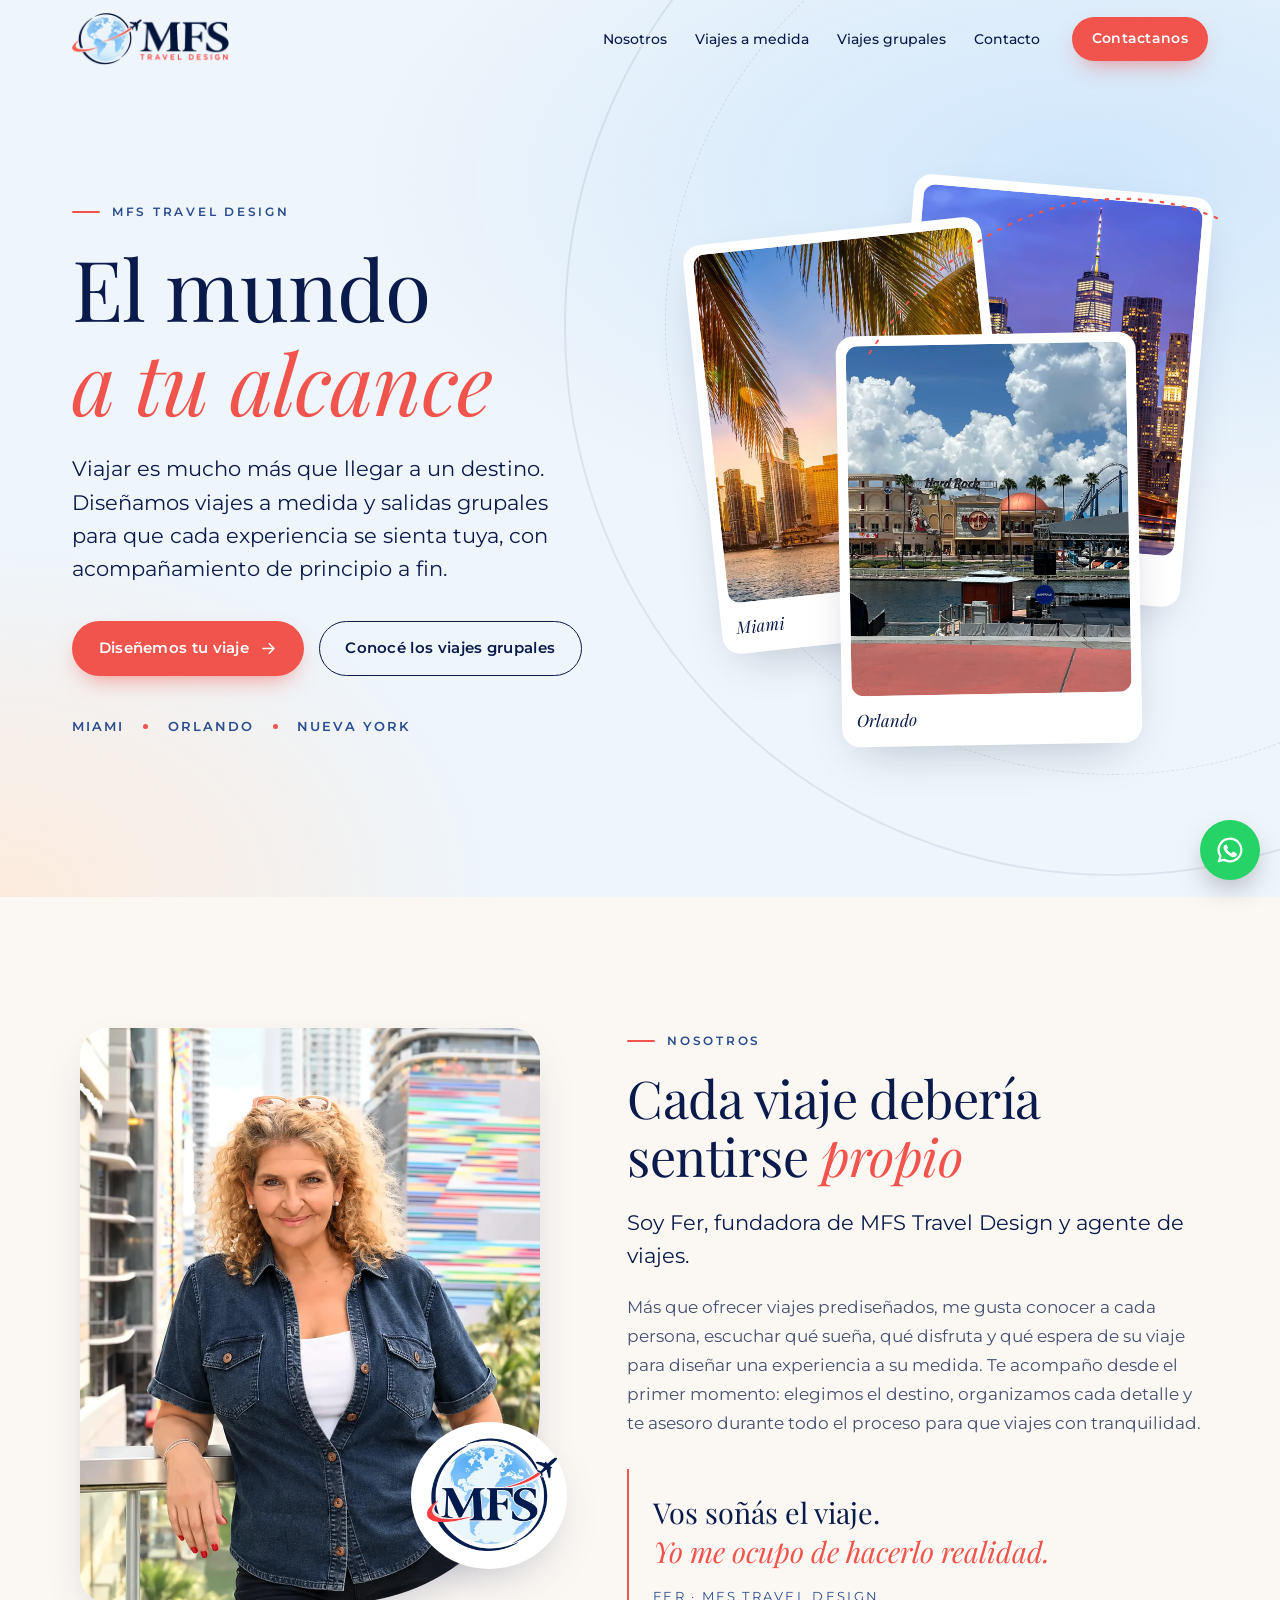
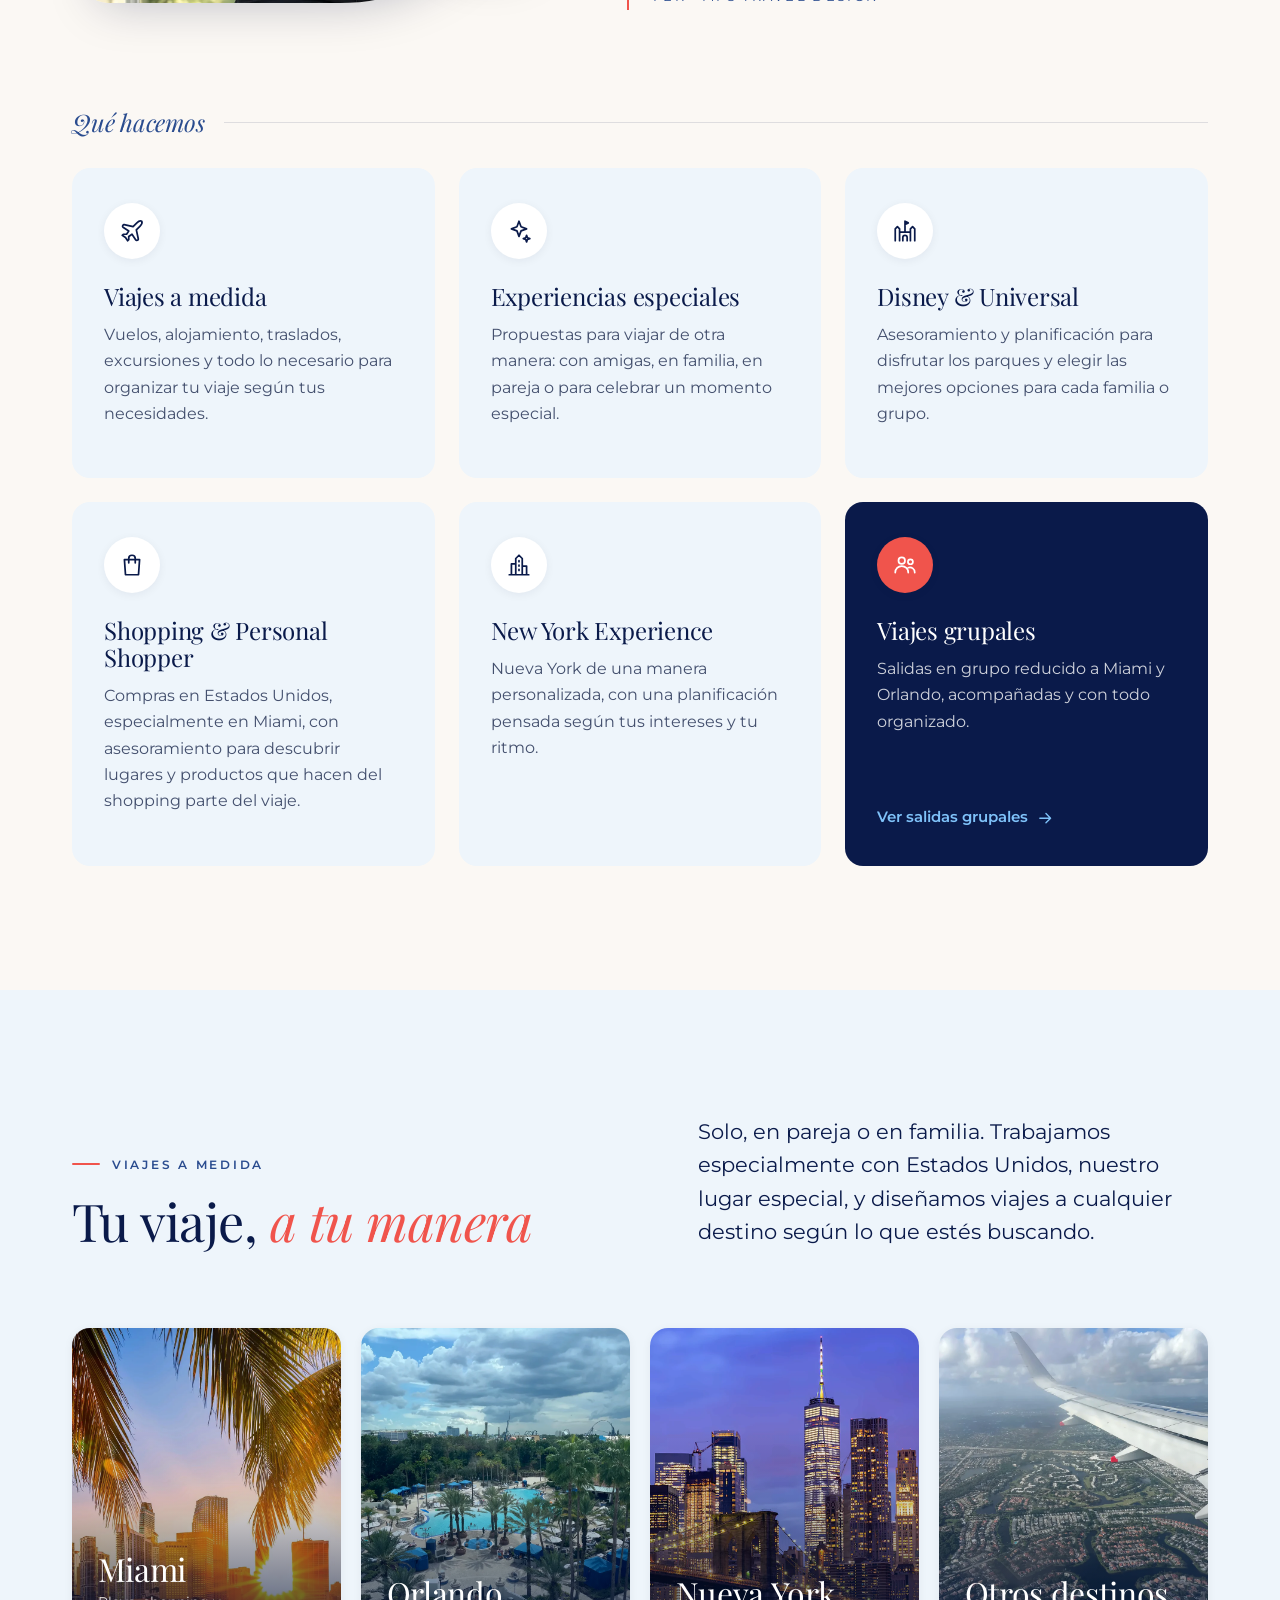
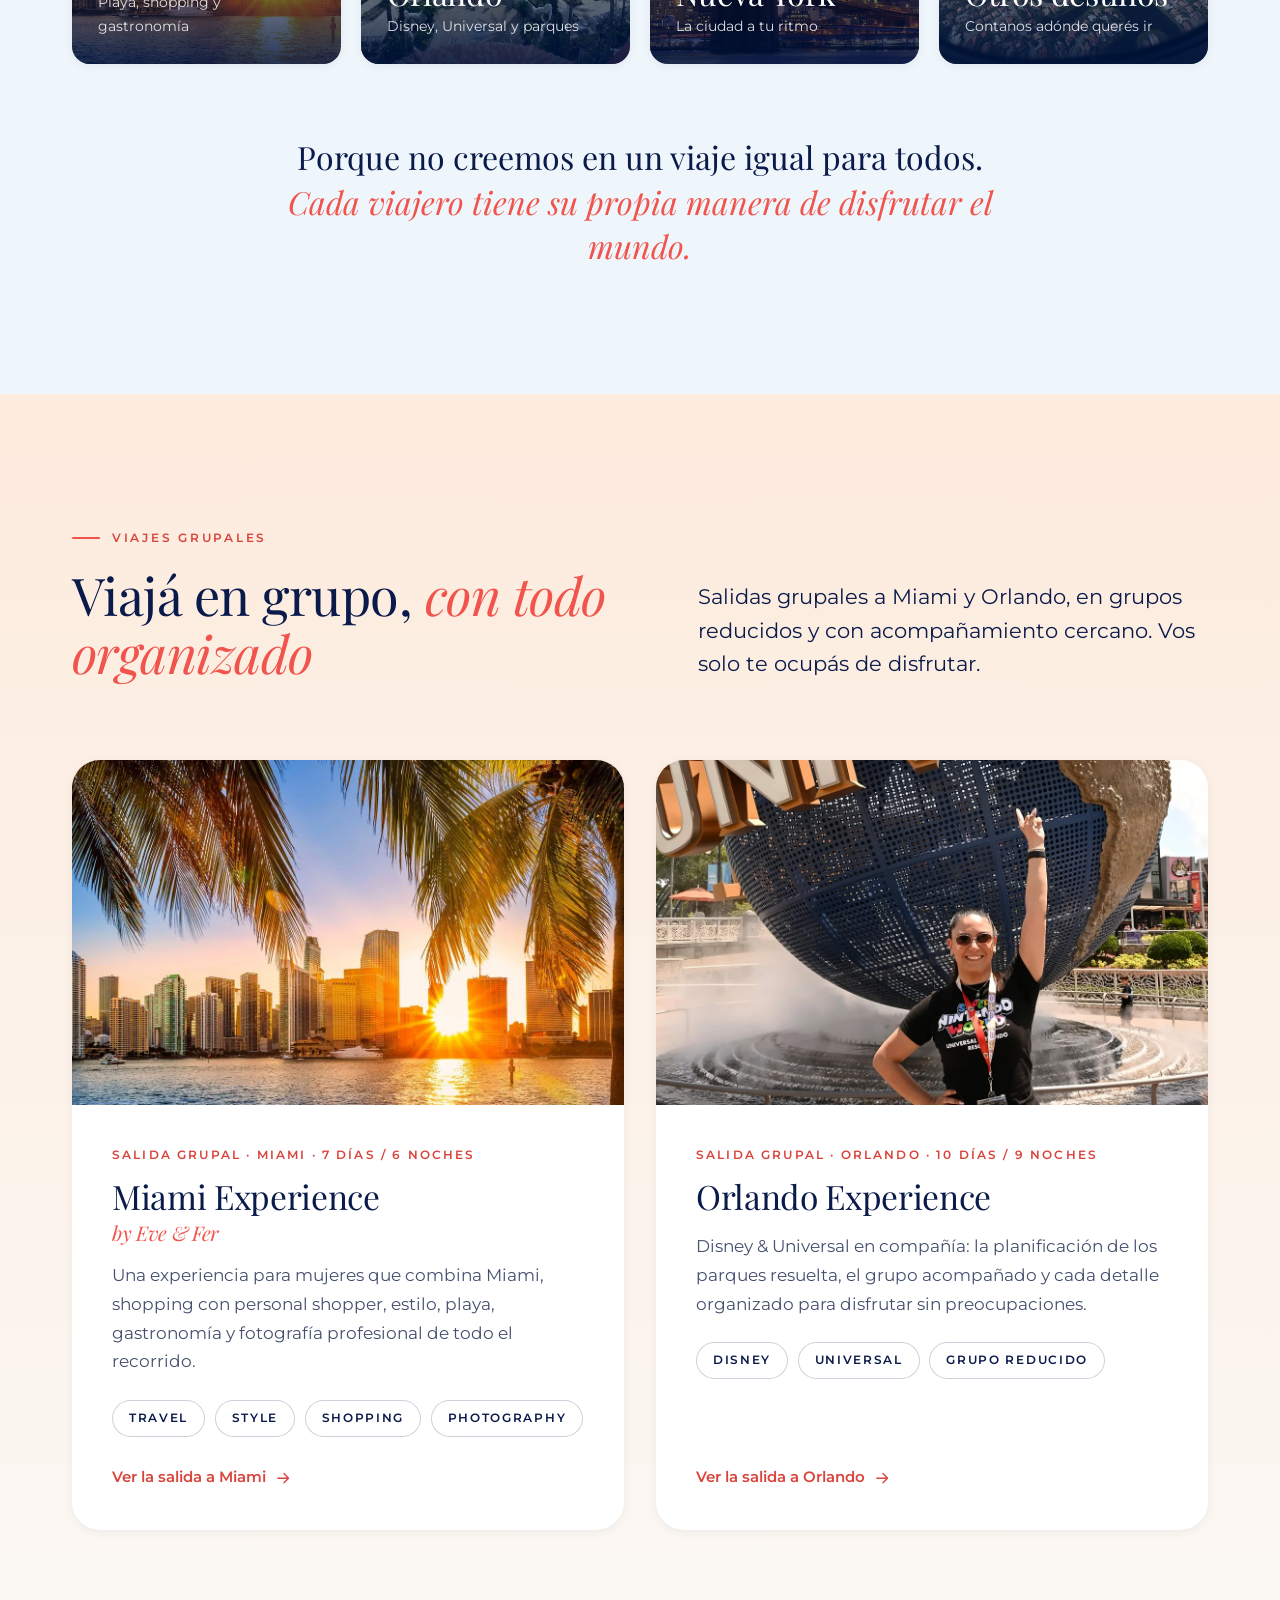
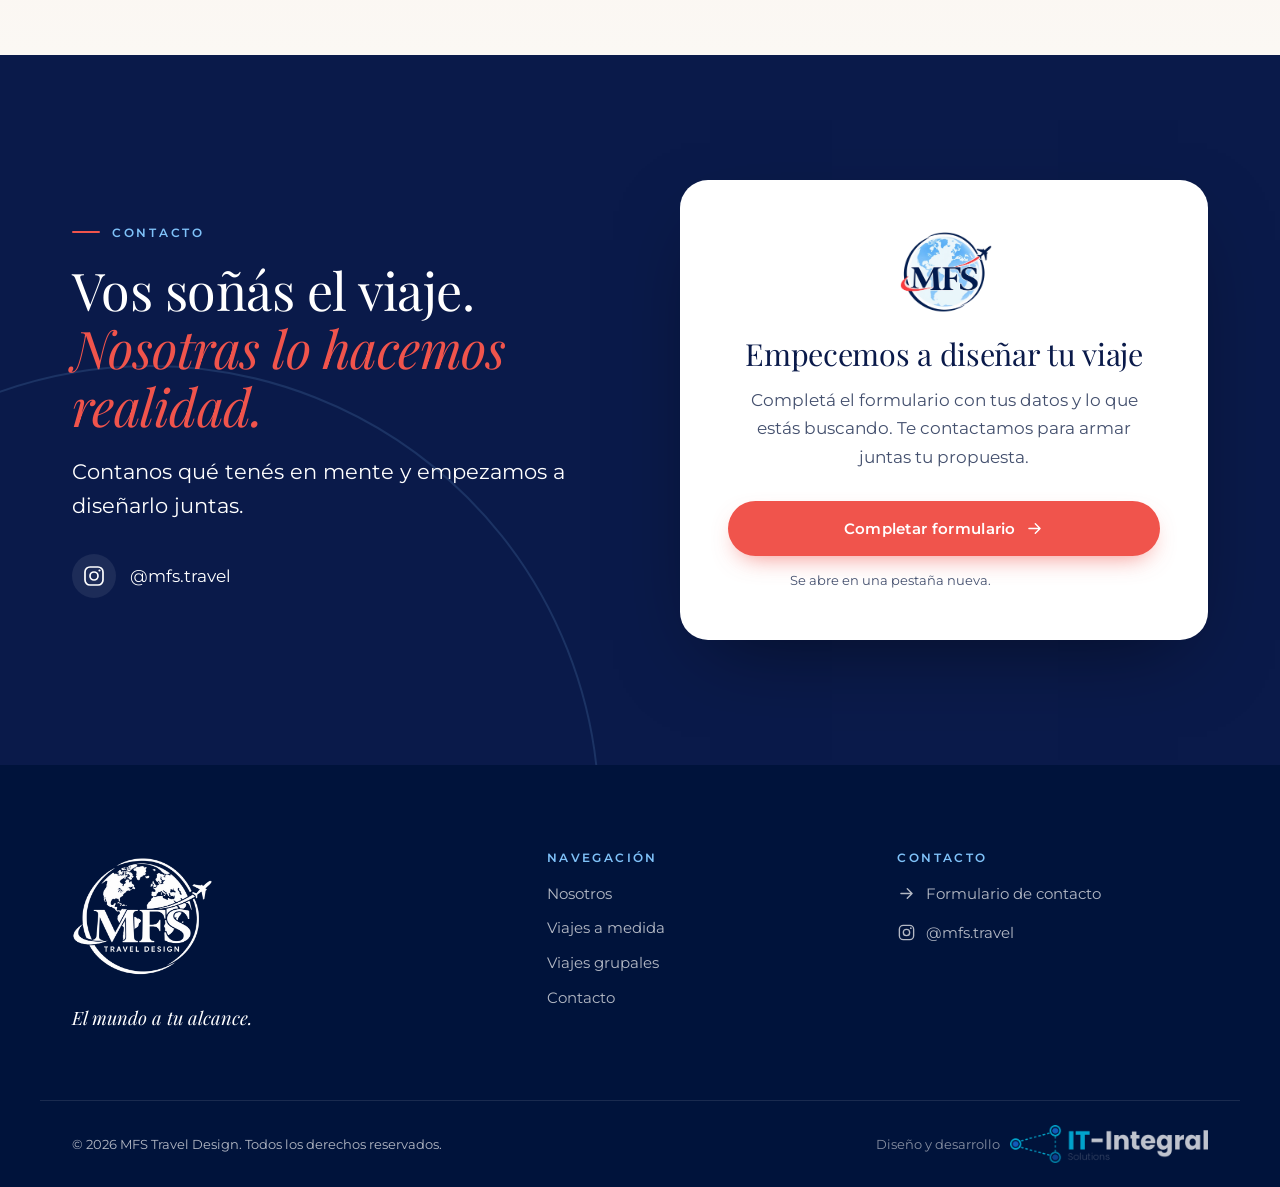
<file: index.html>
<!DOCTYPE html>
<html lang="es-AR">
<head>
  <meta charset="UTF-8">
  <meta name="viewport" content="width=device-width, initial-scale=1">
  <title>MFS Travel Design | Viajes a medida y viajes grupales a Miami, Orlando y Nueva York</title>
  <meta name="description" content="Agencia de viajes personalizados. Viajes a medida a Miami, Orlando, Nueva York y más destinos, y salidas grupales a Miami y Orlando, con acompañamiento de principio a fin.">
  <meta name="theme-color" content="#0A1A4A">

  <meta property="og:type" content="website">
  <meta property="og:locale" content="es_AR">
  <meta property="og:site_name" content="MFS Travel Design">
  <meta property="og:title" content="MFS Travel Design | El mundo a tu alcance">
  <meta property="og:description" content="Vos soñás el viaje. Nosotras nos ocupamos de hacerlo realidad. Viajes a medida y viajes grupales a Miami, Orlando y más.">
  <meta property="og:image" content="assets/img/og/og-mfs-travel-design.jpg">
  <meta name="twitter:card" content="summary_large_image">

  <link rel="icon" href="favicon.ico" sizes="any">
  <link rel="icon" type="image/png" sizes="32x32" href="assets/img/favicon/favicon-32.png">
  <link rel="apple-touch-icon" href="assets/img/favicon/apple-touch-icon.png">
  <link rel="manifest" href="site.webmanifest">

  <link rel="preload" href="assets/fonts/playfair-display-latin-400-normal.woff2" as="font" type="font/woff2" crossorigin>
  <link rel="preload" href="assets/fonts/montserrat-latin-400-normal.woff2" as="font" type="font/woff2" crossorigin>
  <link rel="stylesheet" href="css/fonts.css?v=8">
  <link rel="stylesheet" href="css/variables.css?v=8">
  <link rel="stylesheet" href="css/styles.css?v=8">

  <script src="js/config.js?v=8" defer></script>
  <script src="js/main.js?v=8" defer></script>
</head>
<body>
  <a class="skip-link" href="#contenido">Saltar al contenido</a>

  <!-- ============ HEADER ============ -->
  <header class="site-header" data-header>
    <div class="container site-header__inner">
      <a class="brand" href="index.html" aria-label="MFS Travel Design, inicio">
        <picture>
          <source srcset="assets/img/logos/mfs-logo-horizontal.webp" type="image/webp">
          <img src="assets/img/logos/mfs-logo-horizontal.png" alt="MFS Travel Design" width="640" height="212">
        </picture>
      </a>

      <nav class="nav" aria-label="Principal" data-nav>
        <ul class="nav__list">
          <li><a href="#nosotros">Nosotros</a></li>
          <li><a href="#viajes-a-medida">Viajes a medida</a></li>
          <li><a href="viajes-grupales.html">Viajes grupales</a></li>
          <li><a href="#contacto">Contacto</a></li>
        </ul>
        <a class="btn btn--primary btn--sm nav__cta" data-contact="form" href="#contacto" target="_blank" rel="noopener">Contactanos</a>
      </nav>

      <button class="nav-toggle" type="button" aria-expanded="false" aria-controls="menu-movil" aria-label="Abrir menú" data-nav-toggle>
        <svg class="icon icon--open" aria-hidden="true"><use href="assets/icons/sprite.svg#i-menu"></use></svg>
        <svg class="icon icon--close" aria-hidden="true"><use href="assets/icons/sprite.svg#i-close"></use></svg>
      </button>
    </div>
    <div class="mobile-menu" id="menu-movil" data-mobile-menu hidden>
      <ul>
        <li><a href="#nosotros">Nosotros</a></li>
        <li><a href="#viajes-a-medida">Viajes a medida</a></li>
        <li><a href="viajes-grupales.html">Viajes grupales</a></li>
        <li><a href="#contacto">Contacto</a></li>
      </ul>
      <a class="btn btn--primary" data-contact="form" href="#contacto" target="_blank" rel="noopener">Contactanos</a>
    </div>
  </header>

  <main id="contenido">

    <!-- ============ HERO ============ -->
    <section class="hero" aria-labelledby="hero-title">
      <div class="hero__orbit" aria-hidden="true"></div>
      <div class="container hero__grid">
        <div class="hero__copy">
          <p class="eyebrow reveal">MFS Travel Design</p>
          <h1 class="hero__title reveal" id="hero-title">El mundo <em>a tu alcance</em></h1>
          <p class="hero__lead reveal">Viajar es mucho más que llegar a un destino. Diseñamos viajes a medida y salidas grupales para que cada experiencia se sienta tuya, con acompañamiento de principio a fin.</p>
          <div class="hero__actions reveal">
            <a class="btn btn--primary" data-contact="form" href="#contacto" target="_blank" rel="noopener">
              Diseñemos tu viaje
              <svg class="icon" aria-hidden="true"><use href="assets/icons/sprite.svg#i-arrow"></use></svg>
            </a>
            <a class="btn btn--ghost" href="viajes-grupales.html">Conocé los viajes grupales</a>
          </div>
          <ul class="hero__places reveal" aria-label="Destinos principales">
            <li>Miami</li><li>Orlando</li><li>Nueva York</li>
          </ul>
        </div>

        <div class="hero__art" aria-hidden="true">
          <figure class="postcard postcard--a">
            <picture>
              <source srcset="assets/img/destinos/miami-skyline.webp" type="image/webp">
              <img src="assets/img/destinos/miami-skyline.jpg" alt="" width="900" height="1200">
            </picture>
            <figcaption>Miami</figcaption>
          </figure>
          <figure class="postcard postcard--b">
            <picture>
              <source srcset="assets/img/destinos/nueva-york.webp" type="image/webp">
              <img src="assets/img/destinos/nueva-york.jpg" alt="" width="900" height="1125">
            </picture>
            <figcaption>Nueva York</figcaption>
          </figure>
          <figure class="postcard postcard--c">
            <picture>
              <source srcset="assets/img/destinos/orlando-citywalk.webp" type="image/webp">
              <img src="assets/img/destinos/orlando-citywalk.jpg" alt="" width="900" height="1200">
            </picture>
            <figcaption>Orlando</figcaption>
          </figure>
          <svg class="hero__flight" viewBox="0 0 400 200" preserveAspectRatio="none"><path d="M10 180 C120 40 280 20 390 60"/></svg>
        </div>
      </div>
    </section>

    <!-- ============ NOSOTROS (quiénes somos + qué hacemos) ============ -->
    <section class="section about" id="nosotros" aria-labelledby="about-title">
      <div class="container about__grid">
        <div class="about__media reveal">
          <picture>
            <source srcset="assets/img/equipo/fer.webp" type="image/webp">
            <img class="about__photo" src="assets/img/equipo/fer.jpg" alt="Fer, fundadora de MFS Travel Design, en Miami" width="920" height="1150" loading="lazy">
          </picture>
          <div class="about__badge">
            <img src="assets/img/logos/mfs-isologo.webp" alt="" width="480" height="446" loading="lazy">
          </div>
        </div>
        <div class="about__copy">
          <p class="eyebrow reveal">Nosotros</p>
          <h2 class="section-title reveal" id="about-title">Cada viaje debería sentirse <em>propio</em></h2>
          <p class="lead reveal">Soy Fer, fundadora de MFS Travel Design y agente de viajes.</p>
          <p class="reveal">Más que ofrecer viajes prediseñados, me gusta conocer a cada persona, escuchar qué sueña, qué disfruta y qué espera de su viaje para diseñar una experiencia a su medida. Te acompaño desde el primer momento: elegimos el destino, organizamos cada detalle y te asesoro durante todo el proceso para que viajes con tranquilidad.</p>
          <blockquote class="signature reveal">
            <p>Vos soñás el viaje. <span>Yo me ocupo de hacerlo realidad.</span></p>
            <cite>Fer · MFS Travel Design</cite>
          </blockquote>
        </div>
      </div>

      <div class="container about__services">
        <h3 class="subsection-title reveal">Qué hacemos</h3>
        <div class="services__grid">
          <article class="service-card reveal">
            <span class="service-card__icon"><svg class="icon" aria-hidden="true"><use href="assets/icons/sprite.svg#i-plane"></use></svg></span>
            <h3>Viajes a medida</h3>
            <p>Vuelos, alojamiento, traslados, excursiones y todo lo necesario para organizar tu viaje según tus necesidades.</p>
          </article>
          <article class="service-card reveal">
            <span class="service-card__icon"><svg class="icon" aria-hidden="true"><use href="assets/icons/sprite.svg#i-sparkle"></use></svg></span>
            <h3>Experiencias especiales</h3>
            <p>Propuestas para viajar de otra manera: con amigas, en familia, en pareja o para celebrar un momento especial.</p>
          </article>
          <article class="service-card reveal">
            <span class="service-card__icon"><svg class="icon" aria-hidden="true"><use href="assets/icons/sprite.svg#i-castle"></use></svg></span>
            <h3>Disney &amp; Universal</h3>
            <p>Asesoramiento y planificación para disfrutar los parques y elegir las mejores opciones para cada familia o grupo.</p>
          </article>
          <article class="service-card reveal">
            <span class="service-card__icon"><svg class="icon" aria-hidden="true"><use href="assets/icons/sprite.svg#i-bag"></use></svg></span>
            <h3>Shopping &amp; Personal Shopper</h3>
            <p>Compras en Estados Unidos, especialmente en Miami, con asesoramiento para descubrir lugares y productos que hacen del shopping parte del viaje.</p>
          </article>
          <article class="service-card reveal">
            <span class="service-card__icon"><svg class="icon" aria-hidden="true"><use href="assets/icons/sprite.svg#i-city"></use></svg></span>
            <h3>New York Experience</h3>
            <p>Nueva York de una manera personalizada, con una planificación pensada según tus intereses y tu ritmo.</p>
          </article>
          <article class="service-card service-card--feature reveal">
            <span class="service-card__icon"><svg class="icon" aria-hidden="true"><use href="assets/icons/sprite.svg#i-group"></use></svg></span>
            <h3>Viajes grupales</h3>
            <p>Salidas en grupo reducido a Miami y Orlando, acompañadas y con todo organizado.</p>
            <a class="link-arrow" href="viajes-grupales.html">Ver salidas grupales <svg class="icon" aria-hidden="true"><use href="assets/icons/sprite.svg#i-arrow"></use></svg></a>
          </article>
        </div>
      </div>
    </section>

    <!-- ============ VIAJES A MEDIDA ============ -->
    <section class="section destinations" id="viajes-a-medida" aria-labelledby="destinations-title">
      <div class="container">
        <header class="section-head section-head--split">
          <div>
            <p class="eyebrow reveal">Viajes a medida</p>
            <h2 class="section-title reveal" id="destinations-title">Tu viaje, <em>a tu manera</em></h2>
          </div>
          <p class="lead reveal">Solo, en pareja o en familia. Trabajamos especialmente con Estados Unidos, nuestro lugar especial, y diseñamos viajes a cualquier destino según lo que estés buscando.</p>
        </header>

        <div class="destinations__grid">
          <a class="destination reveal" data-contact="form" href="#contacto" target="_blank" rel="noopener">
            <picture>
              <source srcset="assets/img/destinos/miami-skyline.webp" type="image/webp">
              <img src="assets/img/destinos/miami-skyline.jpg" alt="Skyline de Miami al atardecer entre palmeras" width="900" height="1200" loading="lazy">
            </picture>
            <div class="destination__body">
              <h3>Miami</h3>
              <p>Playa, shopping y gastronomía</p>
            </div>
          </a>
          <a class="destination reveal" data-contact="form" href="#contacto" target="_blank" rel="noopener">
            <picture>
              <source srcset="assets/img/destinos/orlando-resort.webp" type="image/webp">
              <img src="assets/img/destinos/orlando-resort.jpg" alt="Vista aérea de un resort con piletas y palmeras en Orlando" width="900" height="1200" loading="lazy">
            </picture>
            <div class="destination__body">
              <h3>Orlando</h3>
              <p>Disney, Universal y parques</p>
            </div>
          </a>
          <a class="destination reveal" data-contact="form" href="#contacto" target="_blank" rel="noopener">
            <picture>
              <source srcset="assets/img/destinos/nueva-york.webp" type="image/webp">
              <img src="assets/img/destinos/nueva-york.jpg" alt="Puente de Brooklyn y el skyline de Manhattan de noche" width="900" height="1125" loading="lazy">
            </picture>
            <div class="destination__body">
              <h3>Nueva York</h3>
              <p>La ciudad a tu ritmo</p>
            </div>
          </a>
          <a class="destination reveal" data-contact="form" href="#contacto" target="_blank" rel="noopener">
            <picture>
              <source srcset="assets/img/destinos/vuelo.webp" type="image/webp">
              <img src="assets/img/destinos/vuelo.jpg" alt="Vista desde la ventanilla del avión sobre la costa de Florida" width="900" height="1200" loading="lazy">
            </picture>
            <div class="destination__body">
              <h3>Otros destinos</h3>
              <p>Contanos adónde querés ir</p>
            </div>
          </a>
        </div>

        <p class="destinations__claim reveal">Porque no creemos en un viaje igual para todos. <em>Cada viajero tiene su propia manera de disfrutar el mundo.</em></p>
      </div>
    </section>

    <!-- ============ VIAJES GRUPALES ============ -->
    <section class="section groups" id="viajes-grupales" aria-labelledby="groups-title">
      <div class="container">
        <header class="section-head section-head--split">
          <div>
            <p class="eyebrow eyebrow--coral reveal">Viajes grupales</p>
            <h2 class="section-title reveal" id="groups-title">Viajá en grupo, <em>con todo organizado</em></h2>
          </div>
          <p class="lead reveal">Salidas grupales a Miami y Orlando, en grupos reducidos y con acompañamiento cercano. Vos solo te ocupás de disfrutar.</p>
        </header>

        <div class="groups__grid">
          <article class="group-card reveal">
            <a class="group-card__media" href="viajes-grupales.html#miami" tabindex="-1" aria-hidden="true">
              <picture>
                <source srcset="assets/img/destinos/miami-skyline-card.webp" type="image/webp">
                <img src="assets/img/destinos/miami-skyline-card.jpg" alt="" width="1200" height="750" loading="lazy">
              </picture>
            </a>
            <div class="group-card__body">
              <span class="group-card__tag">Salida grupal · Miami · 7 días / 6 noches</span>
              <h3>Miami Experience <span class="byline">by Eve &amp; Fer</span></h3>
              <p>Una experiencia para mujeres que combina Miami, shopping con personal shopper, estilo, playa, gastronomía y fotografía profesional de todo el recorrido.</p>
              <ul class="pillars" aria-label="Pilares de la experiencia">
                <li>Travel</li><li>Style</li><li>Shopping</li><li>Photography</li>
              </ul>
              <a class="link-arrow" href="viajes-grupales.html#miami">Ver la salida a Miami <svg class="icon" aria-hidden="true"><use href="assets/icons/sprite.svg#i-arrow"></use></svg></a>
            </div>
          </article>
          <article class="group-card reveal">
            <a class="group-card__media" href="viajes-grupales.html#orlando" tabindex="-1" aria-hidden="true">
              <picture>
                <source srcset="assets/img/equipo/eve-orlando-card.webp" type="image/webp">
                <img src="assets/img/equipo/eve-orlando-card.jpg" alt="" width="1200" height="750" loading="lazy">
              </picture>
            </a>
            <div class="group-card__body">
              <span class="group-card__tag">Salida grupal · Orlando · 10 días / 9 noches</span>
              <h3>Orlando Experience</h3>
              <p>Disney &amp; Universal en compañía: la planificación de los parques resuelta, el grupo acompañado y cada detalle organizado para disfrutar sin preocupaciones.</p>
              <ul class="pillars" aria-label="Pilares de la salida">
                <li>Disney</li><li>Universal</li><li>Grupo reducido</li>
              </ul>
              <a class="link-arrow" href="viajes-grupales.html#orlando">Ver la salida a Orlando <svg class="icon" aria-hidden="true"><use href="assets/icons/sprite.svg#i-arrow"></use></svg></a>
            </div>
          </article>
        </div>
      </div>
    </section>

    <!-- ============ CONTACTO ============ -->
    <section class="section contact" id="contacto" aria-labelledby="contact-title">
      <div class="container contact__grid">
        <div class="contact__copy">
          <p class="eyebrow eyebrow--light reveal">Contacto</p>
          <h2 class="section-title reveal" id="contact-title">Vos soñás el viaje. <em>Nosotras lo hacemos realidad.</em></h2>
          <p class="lead reveal">Contanos qué tenés en mente y empezamos a diseñarlo juntas.</p>
          <ul class="contact__list reveal">
            <li>
              <a data-contact="instagram" href="#contacto" target="_blank" rel="noopener">
                <svg class="icon" aria-hidden="true"><use href="assets/icons/sprite.svg#i-instagram"></use></svg>
                <span data-contact-text="instagram"></span>
              </a>
            </li>
          </ul>
        </div>

        <div class="contact-card reveal">
          <img class="contact-card__logo" src="assets/img/logos/mfs-isologo.webp" alt="" width="480" height="446" loading="lazy">
          <h3 class="contact-card__title">Empecemos a diseñar tu viaje</h3>
          <p>Completá el formulario con tus datos y lo que estás buscando. Te contactamos para armar juntas tu propuesta.</p>
          <a class="btn btn--primary btn--block" data-contact="form" href="#contacto" target="_blank" rel="noopener">
            Completar formulario
            <svg class="icon" aria-hidden="true"><use href="assets/icons/sprite.svg#i-arrow"></use></svg>
          </a>
          <p class="form-note">Se abre en una pestaña nueva.</p>
        </div>
      </div>
    </section>
  </main>

  <!-- ============ FOOTER ============ -->
  <footer class="site-footer">
    <div class="container site-footer__grid">
      <div class="site-footer__brand">
        <picture>
          <source srcset="assets/img/logos/mfs-logo-blanco.webp" type="image/webp">
          <img src="assets/img/logos/mfs-logo-blanco.png" alt="MFS Travel Design" width="480" height="463" loading="lazy">
        </picture>
        <p>El mundo a tu alcance.</p>
      </div>
      <nav class="site-footer__nav" aria-label="Pie de página">
        <h2>Navegación</h2>
        <ul>
          <li><a href="#nosotros">Nosotros</a></li>
          <li><a href="#viajes-a-medida">Viajes a medida</a></li>
          <li><a href="viajes-grupales.html">Viajes grupales</a></li>
          <li><a href="#contacto">Contacto</a></li>
        </ul>
      </nav>
      <div class="site-footer__contact">
        <h2>Contacto</h2>
        <ul>
          <li><a data-contact="form" href="#contacto" target="_blank" rel="noopener"><svg class="icon" aria-hidden="true"><use href="assets/icons/sprite.svg#i-arrow"></use></svg>Formulario de contacto</a></li>
          <li><a data-contact="instagram" href="#contacto" target="_blank" rel="noopener"><svg class="icon" aria-hidden="true"><use href="assets/icons/sprite.svg#i-instagram"></use></svg><span data-contact-text="instagram"></span></a></li>
        </ul>
      </div>
    </div>
    <div class="container site-footer__bottom">
      <p>© <span data-year></span> MFS Travel Design. Todos los derechos reservados.</p>
      <a class="credits" data-credits href="#" target="_blank" rel="noopener">
        <span>Diseño y desarrollo</span>
        <img src="assets/img/logos/it-integral-solutions.webp" alt="IT Integral Solutions" width="480" height="92" loading="lazy">
      </a>
    </div>
  </footer>

  <a class="wa-float" data-contact="whatsapp" data-message="default" href="#contacto" target="_blank" rel="noopener" aria-label="Escribinos por WhatsApp">
    <svg class="icon" aria-hidden="true"><use href="assets/icons/sprite.svg#i-whatsapp"></use></svg>
  </a>
</body>
</html>
</file>
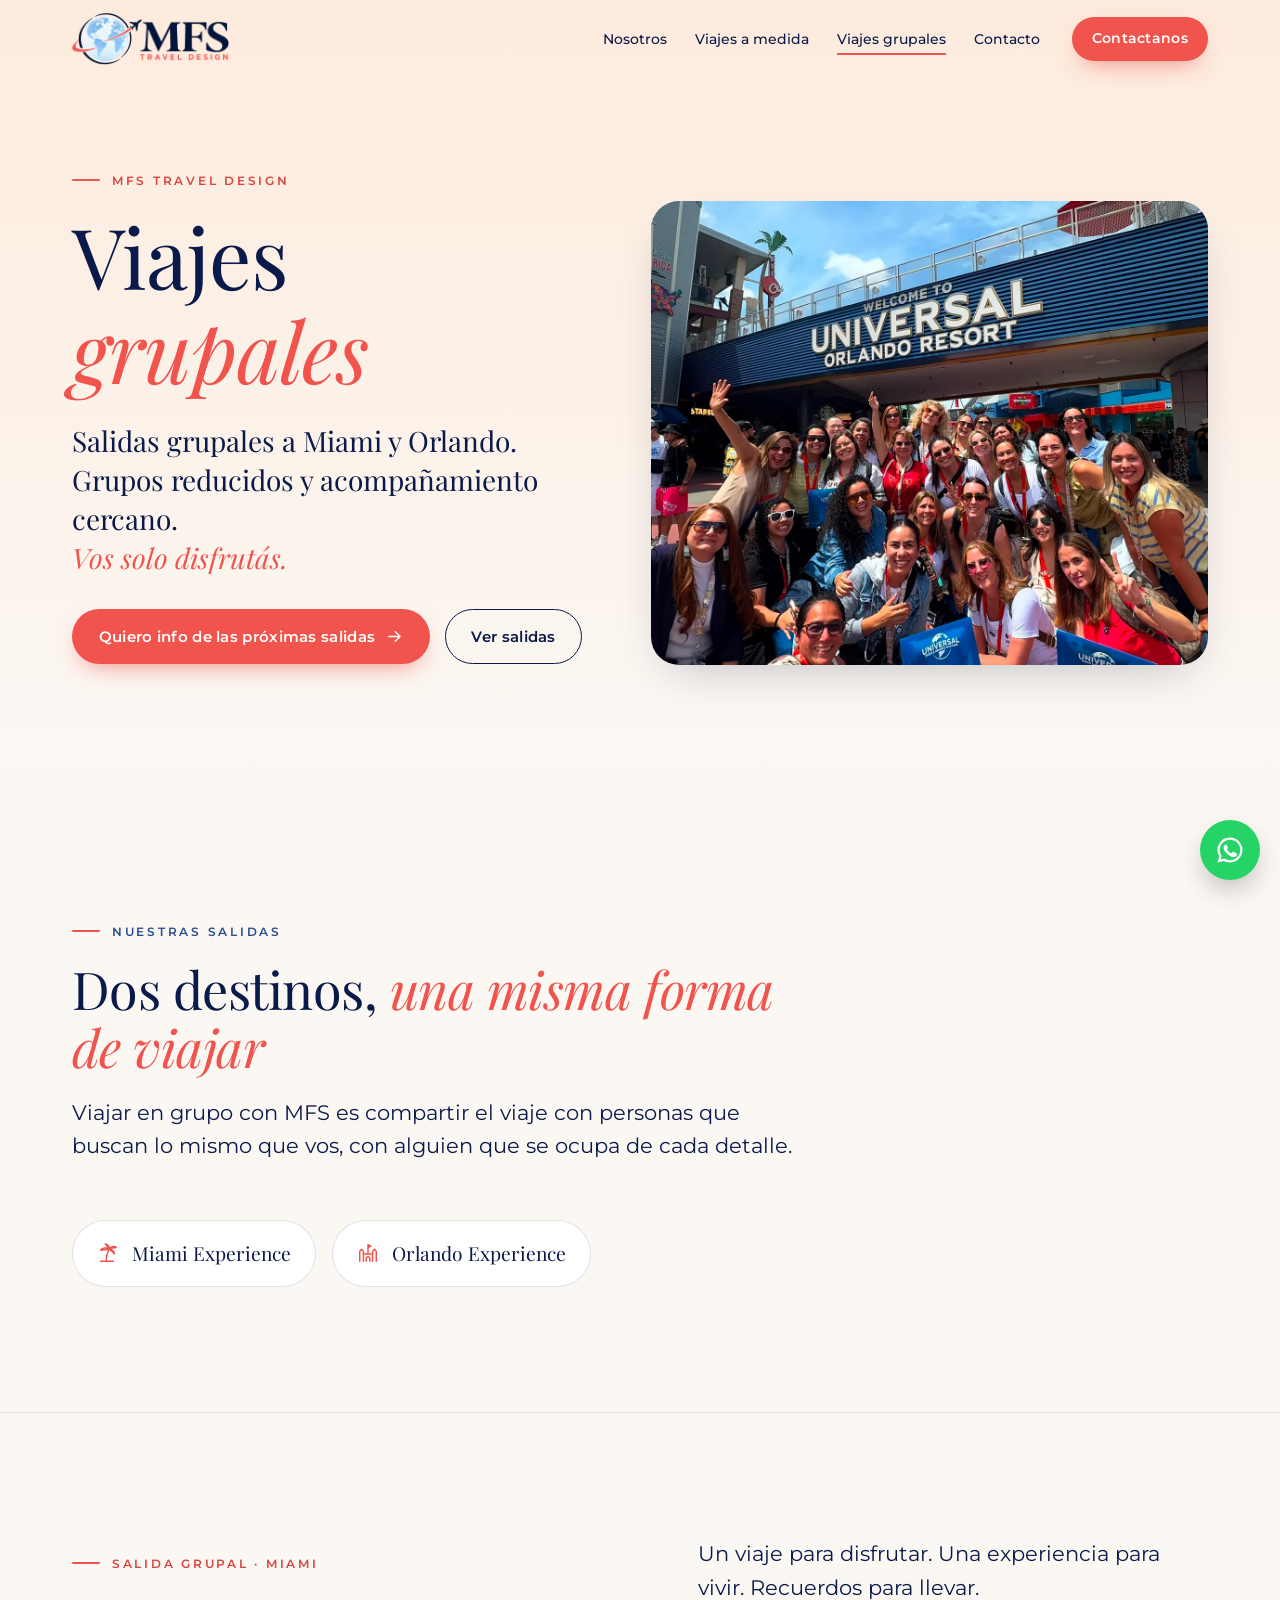
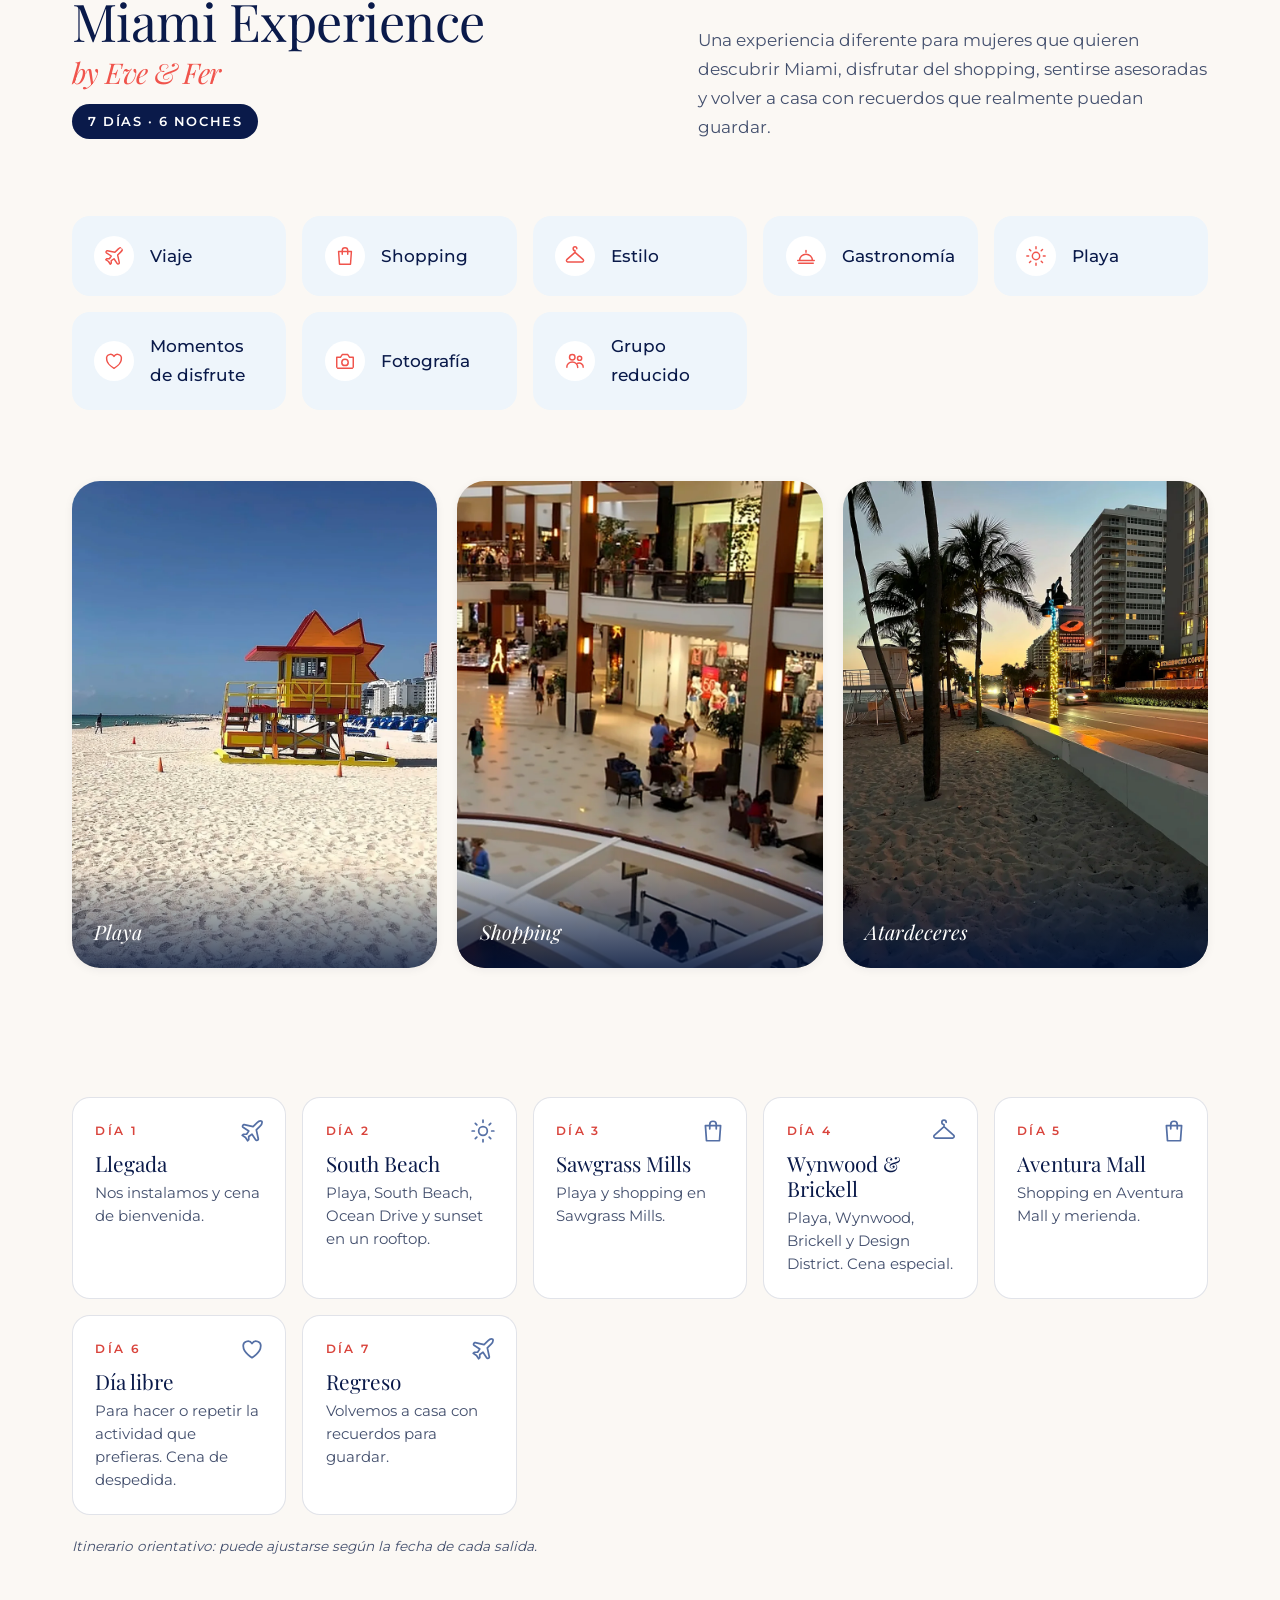
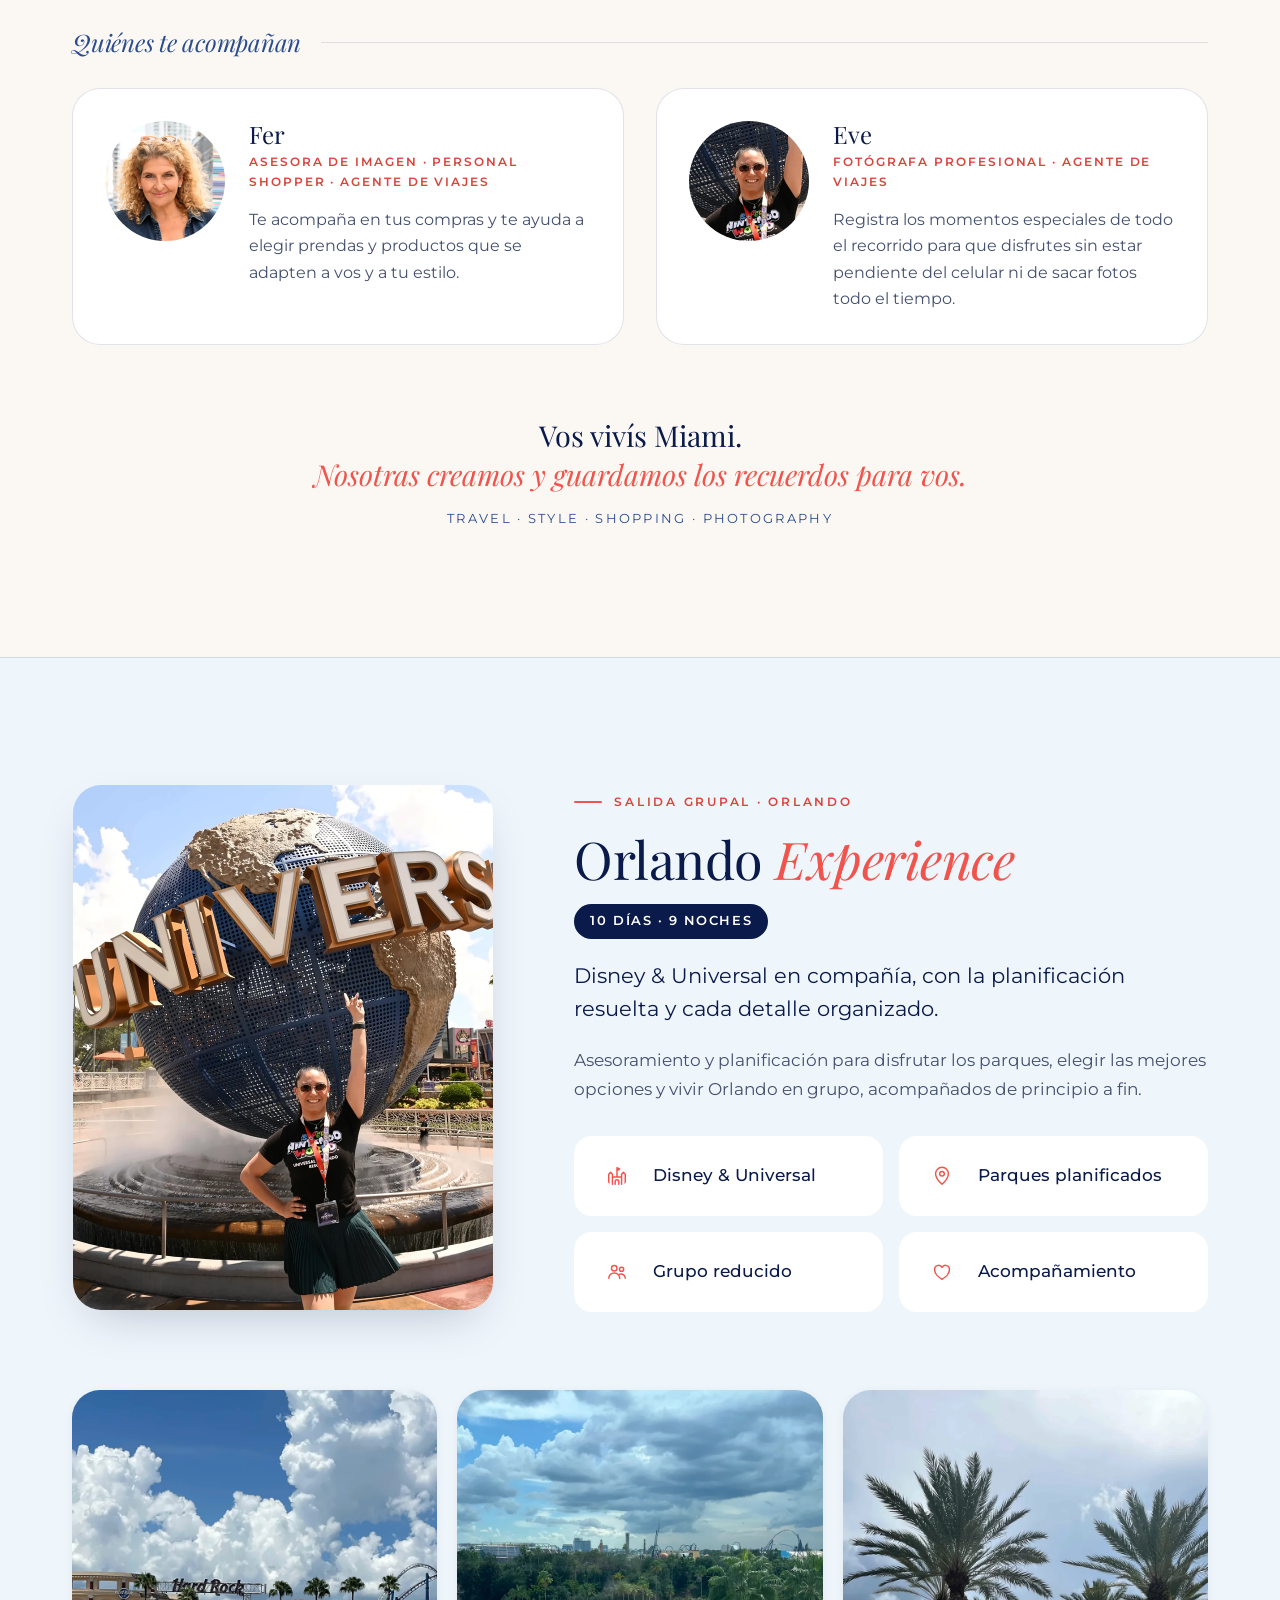
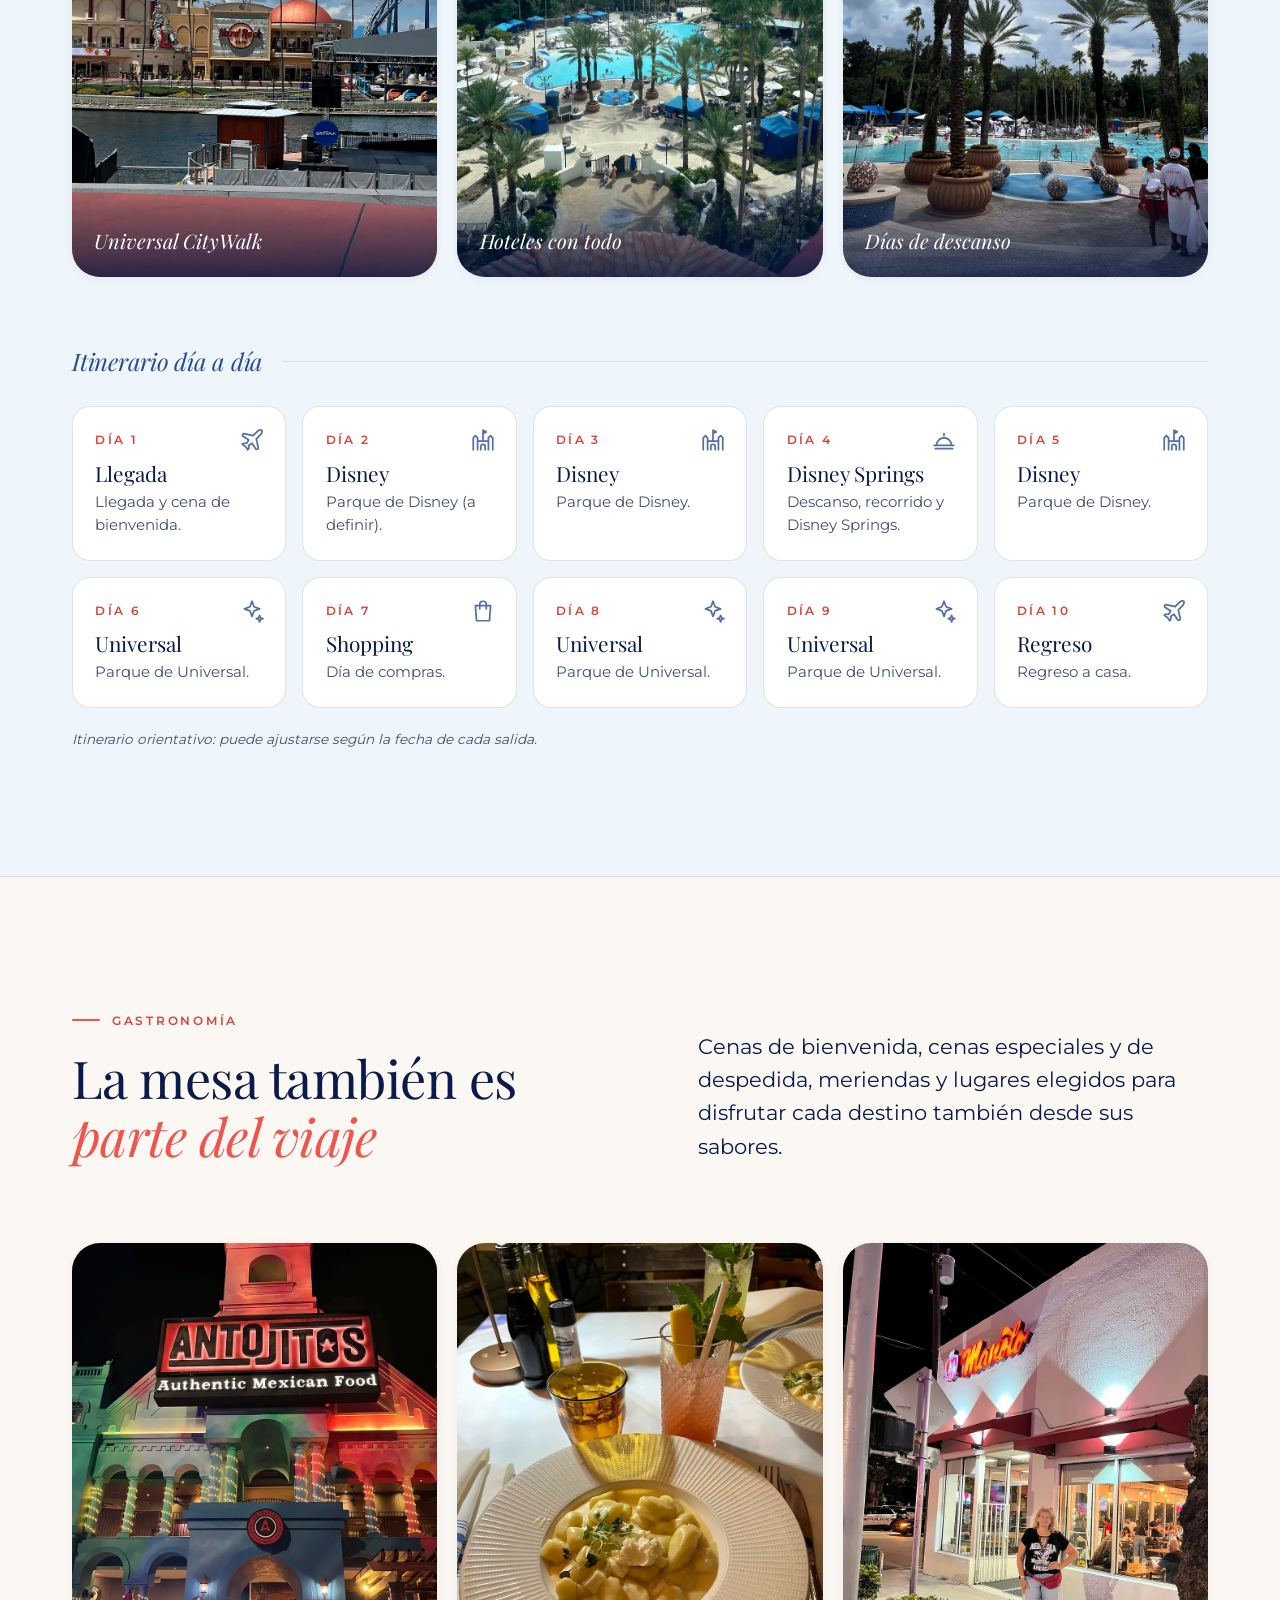
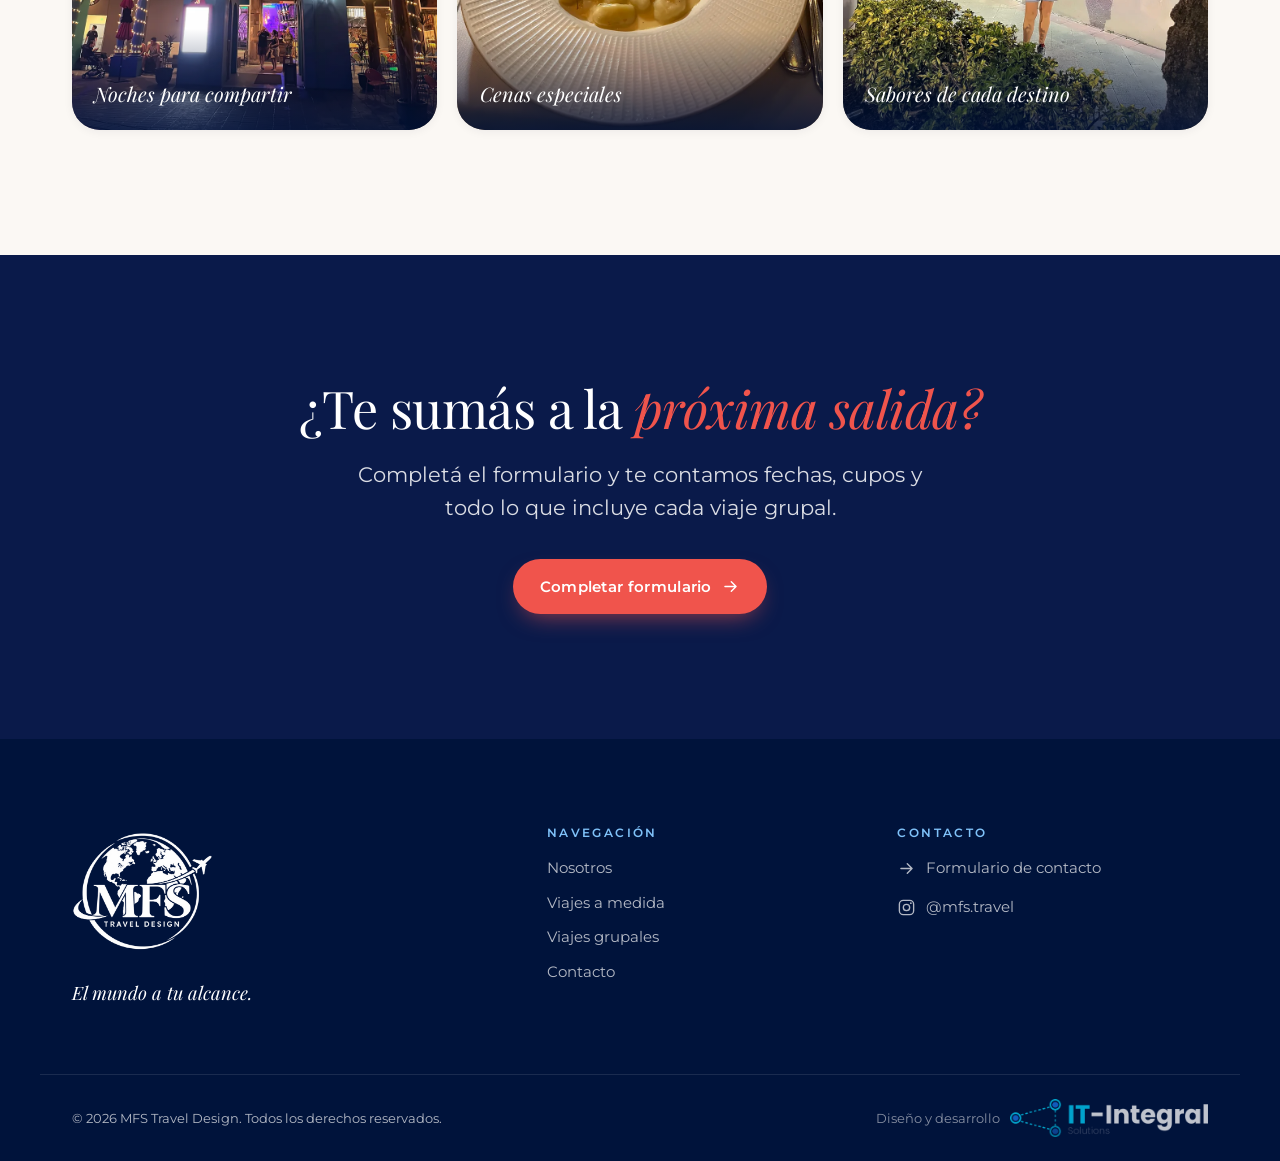
<file: viajes-grupales.html>
<!DOCTYPE html>
<html lang="es-AR">
<head>
  <meta charset="UTF-8">
  <meta name="viewport" content="width=device-width, initial-scale=1">
  <title>Viajes grupales a Miami y Orlando | MFS Travel Design</title>
  <meta name="description" content="Salidas grupales a Miami y Orlando en grupos reducidos: Miami Experience by Eve &amp; Fer (7 días) y Orlando Experience (10 días) con Disney &amp; Universal, con acompañamiento cercano y todo organizado.">
  <meta name="theme-color" content="#0A1A4A">

  <meta property="og:type" content="website">
  <meta property="og:locale" content="es_AR">
  <meta property="og:site_name" content="MFS Travel Design">
  <meta property="og:title" content="Viajes grupales | MFS Travel Design">
  <meta property="og:description" content="Salidas grupales a Miami y Orlando, con acompañamiento cercano y todo organizado.">
  <meta property="og:image" content="assets/img/og/og-mfs-travel-design.jpg">
  <meta name="twitter:card" content="summary_large_image">

  <link rel="icon" href="favicon.ico" sizes="any">
  <link rel="icon" type="image/png" sizes="32x32" href="assets/img/favicon/favicon-32.png">
  <link rel="apple-touch-icon" href="assets/img/favicon/apple-touch-icon.png">
  <link rel="manifest" href="site.webmanifest">

  <link rel="preload" href="assets/fonts/playfair-display-latin-400-normal.woff2" as="font" type="font/woff2" crossorigin>
  <link rel="preload" href="assets/fonts/montserrat-latin-400-normal.woff2" as="font" type="font/woff2" crossorigin>
  <link rel="stylesheet" href="css/fonts.css?v=8">
  <link rel="stylesheet" href="css/variables.css?v=8">
  <link rel="stylesheet" href="css/styles.css?v=8">

  <script src="js/config.js?v=8" defer></script>
  <script src="js/main.js?v=8" defer></script>
</head>
<body>
  <a class="skip-link" href="#contenido">Saltar al contenido</a>

  <!-- ============ HEADER ============ -->
  <header class="site-header" data-header>
    <div class="container site-header__inner">
      <a class="brand" href="index.html" aria-label="MFS Travel Design, inicio">
        <picture>
          <source srcset="assets/img/logos/mfs-logo-horizontal.webp" type="image/webp">
          <img src="assets/img/logos/mfs-logo-horizontal.png" alt="MFS Travel Design" width="640" height="212">
        </picture>
      </a>

      <nav class="nav" aria-label="Principal" data-nav>
        <ul class="nav__list">
          <li><a href="index.html#nosotros">Nosotros</a></li>
          <li><a href="index.html#viajes-a-medida">Viajes a medida</a></li>
          <li><a href="viajes-grupales.html">Viajes grupales</a></li>
          <li><a href="index.html#contacto">Contacto</a></li>
        </ul>
        <a class="btn btn--primary btn--sm nav__cta" data-contact="form" href="index.html#contacto" target="_blank" rel="noopener">Contactanos</a>
      </nav>

      <button class="nav-toggle" type="button" aria-expanded="false" aria-controls="menu-movil" aria-label="Abrir menú" data-nav-toggle>
        <svg class="icon icon--open" aria-hidden="true"><use href="assets/icons/sprite.svg#i-menu"></use></svg>
        <svg class="icon icon--close" aria-hidden="true"><use href="assets/icons/sprite.svg#i-close"></use></svg>
      </button>
    </div>
    <div class="mobile-menu" id="menu-movil" data-mobile-menu hidden>
      <ul>
        <li><a href="index.html#nosotros">Nosotros</a></li>
        <li><a href="index.html#viajes-a-medida">Viajes a medida</a></li>
        <li><a href="viajes-grupales.html">Viajes grupales</a></li>
        <li><a href="index.html#contacto">Contacto</a></li>
      </ul>
      <a class="btn btn--primary" data-contact="form" href="index.html#contacto" target="_blank" rel="noopener">Contactanos</a>
    </div>
  </header>

  <main id="contenido">

    <!-- ============ HERO ============ -->
    <section class="page-hero" aria-labelledby="vg-title">
      <div class="container page-hero__grid">
        <div>
          <p class="eyebrow eyebrow--coral reveal">MFS Travel Design</p>
          <h1 class="hero__title reveal" id="vg-title">Viajes <em>grupales</em></h1>
          <p class="page-hero__tagline reveal">
            <span>Salidas grupales a Miami y Orlando.</span>
            <span>Grupos reducidos y acompañamiento cercano.</span>
            <span>Vos solo disfrutás.</span>
          </p>
          <div class="hero__actions reveal">
            <a class="btn btn--primary" data-contact="form" href="#sumate" target="_blank" rel="noopener">
              Quiero info de las próximas salidas
              <svg class="icon" aria-hidden="true"><use href="assets/icons/sprite.svg#i-arrow"></use></svg>
            </a>
            <a class="btn btn--ghost" href="#salidas">Ver salidas</a>
          </div>
        </div>
        <div class="page-hero__media reveal">
          <picture>
            <source srcset="assets/img/grupales/grupo-universal.webp" type="image/webp">
            <img src="assets/img/grupales/grupo-universal.jpg" alt="Grupo de viajeras en la entrada de Universal Orlando Resort" width="1200" height="1000">
          </picture>
        </div>
      </div>
    </section>

    <!-- ============ SALIDAS ============ -->
    <section class="section" id="salidas" aria-labelledby="salidas-title">
      <div class="container">
        <header class="section-head">
          <p class="eyebrow reveal">Nuestras salidas</p>
          <h2 class="section-title reveal" id="salidas-title">Dos destinos, <em>una misma forma de viajar</em></h2>
          <p class="lead reveal">Viajar en grupo con MFS es compartir el viaje con personas que buscan lo mismo que vos, con alguien que se ocupa de cada detalle.</p>
        </header>
        <nav class="trip-switch reveal" aria-label="Salidas grupales">
          <a href="#miami">
            <svg class="icon" aria-hidden="true"><use href="assets/icons/sprite.svg#i-palm"></use></svg>
            Miami Experience
          </a>
          <a href="#orlando">
            <svg class="icon" aria-hidden="true"><use href="assets/icons/sprite.svg#i-castle"></use></svg>
            Orlando Experience
          </a>
        </nav>
      </div>
    </section>

    <!-- ============ MIAMI ============ -->
    <section class="section trip trip--miami" id="miami" aria-labelledby="miami-title">
      <div class="container">
        <header class="section-head section-head--split">
          <div>
            <p class="eyebrow eyebrow--coral reveal">Salida grupal · Miami</p>
            <h2 class="section-title reveal" id="miami-title">Miami Experience <span class="byline">by Eve &amp; Fer</span></h2>
            <p class="duration reveal">7 días · 6 noches</p>
          </div>
          <div>
            <p class="lead reveal">Un viaje para disfrutar. Una experiencia para vivir. Recuerdos para llevar.</p>
            <p class="reveal">Una experiencia diferente para mujeres que quieren descubrir Miami, disfrutar del shopping, sentirse asesoradas y volver a casa con recuerdos que realmente puedan guardar.</p>
          </div>
        </header>

        <ul class="includes" aria-label="Qué combina la experiencia">
          <li class="include reveal"><svg class="icon" aria-hidden="true"><use href="assets/icons/sprite.svg#i-plane"></use></svg>Viaje</li>
          <li class="include reveal"><svg class="icon" aria-hidden="true"><use href="assets/icons/sprite.svg#i-bag"></use></svg>Shopping</li>
          <li class="include reveal"><svg class="icon" aria-hidden="true"><use href="assets/icons/sprite.svg#i-style"></use></svg>Estilo</li>
          <li class="include reveal"><a class="include__link" href="#gastronomia"><svg class="icon" aria-hidden="true"><use href="assets/icons/sprite.svg#i-dish"></use></svg>Gastronomía</a></li>
          <li class="include reveal"><svg class="icon" aria-hidden="true"><use href="assets/icons/sprite.svg#i-sun"></use></svg>Playa</li>
          <li class="include reveal"><svg class="icon" aria-hidden="true"><use href="assets/icons/sprite.svg#i-heart"></use></svg>Momentos de disfrute</li>
          <li class="include reveal"><svg class="icon" aria-hidden="true"><use href="assets/icons/sprite.svg#i-camera"></use></svg>Fotografía</li>
          <li class="include reveal"><svg class="icon" aria-hidden="true"><use href="assets/icons/sprite.svg#i-group"></use></svg>Grupo reducido</li>
        </ul>


        <div class="gallery gallery--trip">
          <figure class="gallery__item reveal">
            <picture>
              <source srcset="assets/img/destinos/miami-south-beach.webp" type="image/webp">
              <img src="assets/img/destinos/miami-south-beach.jpg" alt="Casilla de guardavidas de colores en South Beach, Miami" width="900" height="1200" loading="lazy">
            </picture>
            <figcaption>Playa</figcaption>
          </figure>
          <figure class="gallery__item reveal">
            <picture>
              <source srcset="assets/img/destinos/miami-shopping-mall.webp" type="image/webp">
              <img src="assets/img/destinos/miami-shopping-mall.jpg" alt="Interior de un shopping de Miami con gente paseando" width="900" height="1200" loading="lazy">
            </picture>
            <figcaption>Shopping</figcaption>
          </figure>
          <figure class="gallery__item reveal">
            <picture>
              <source srcset="assets/img/destinos/miami-atardecer.webp" type="image/webp">
              <img src="assets/img/destinos/miami-atardecer.jpg" alt="Costanera con palmeras al atardecer" width="900" height="1200" loading="lazy">
            </picture>
            <figcaption>Atardeceres</figcaption>
          </figure>
        </div>

        <div class="itinerary" aria-labelledby="itin-miami">
          <h3 class="subsection-title reveal" id="itin-miami">Itinerario día a día</h3>
          <ol class="itinerary__list">
            <li class="itinerary__day reveal">
              <span class="itinerary__num">Día 1</span>
              <svg class="icon" aria-hidden="true"><use href="assets/icons/sprite.svg#i-plane"></use></svg>
              <h4>Llegada</h4>
              <p>Nos instalamos y cena de bienvenida.</p>
            </li>
            <li class="itinerary__day reveal">
              <span class="itinerary__num">Día 2</span>
              <svg class="icon" aria-hidden="true"><use href="assets/icons/sprite.svg#i-sun"></use></svg>
              <h4>South Beach</h4>
              <p>Playa, South Beach, Ocean Drive y sunset en un rooftop.</p>
            </li>
            <li class="itinerary__day reveal">
              <span class="itinerary__num">Día 3</span>
              <svg class="icon" aria-hidden="true"><use href="assets/icons/sprite.svg#i-bag"></use></svg>
              <h4>Sawgrass Mills</h4>
              <p>Playa y shopping en Sawgrass Mills.</p>
            </li>
            <li class="itinerary__day reveal">
              <span class="itinerary__num">Día 4</span>
              <svg class="icon" aria-hidden="true"><use href="assets/icons/sprite.svg#i-style"></use></svg>
              <h4>Wynwood &amp; Brickell</h4>
              <p>Playa, Wynwood, Brickell y Design District. Cena especial.</p>
            </li>
            <li class="itinerary__day reveal">
              <span class="itinerary__num">Día 5</span>
              <svg class="icon" aria-hidden="true"><use href="assets/icons/sprite.svg#i-bag"></use></svg>
              <h4>Aventura Mall</h4>
              <p>Shopping en Aventura Mall y merienda.</p>
            </li>
            <li class="itinerary__day reveal">
              <span class="itinerary__num">Día 6</span>
              <svg class="icon" aria-hidden="true"><use href="assets/icons/sprite.svg#i-heart"></use></svg>
              <h4>Día libre</h4>
              <p>Para hacer o repetir la actividad que prefieras. Cena de despedida.</p>
            </li>
            <li class="itinerary__day reveal">
              <span class="itinerary__num">Día 7</span>
              <svg class="icon" aria-hidden="true"><use href="assets/icons/sprite.svg#i-plane"></use></svg>
              <h4>Regreso</h4>
              <p>Volvemos a casa con recuerdos para guardar.</p>
            </li>
          </ol>
          <p class="itinerary__note reveal">Itinerario orientativo: puede ajustarse según la fecha de cada salida.</p>
        </div>

        <h3 class="subsection-title reveal">Quiénes te acompañan</h3>
        <div class="hosts">
          <article class="host reveal">
            <picture>
              <source srcset="assets/img/equipo/fer-retrato.webp" type="image/webp">
              <img src="assets/img/equipo/fer-retrato.jpg" alt="Fer" width="480" height="480" loading="lazy">
            </picture>
            <div>
              <h3>Fer</h3>
              <span class="host__role">Asesora de imagen · Personal Shopper · Agente de viajes</span>
              <p>Te acompaña en tus compras y te ayuda a elegir prendas y productos que se adapten a vos y a tu estilo.</p>
            </div>
          </article>
          <article class="host reveal">
            <picture>
              <source srcset="assets/img/equipo/eve-retrato.webp" type="image/webp">
              <img src="assets/img/equipo/eve-retrato.jpg" alt="Eve" width="480" height="480" loading="lazy">
            </picture>
            <div>
              <h3>Eve</h3>
              <span class="host__role">Fotógrafa profesional · Agente de viajes</span>
              <p>Registra los momentos especiales de todo el recorrido para que disfrutes sin estar pendiente del celular ni de sacar fotos todo el tiempo.</p>
            </div>
          </article>
        </div>

        <blockquote class="signature signature--center reveal">
          <p>Vos vivís Miami. <span>Nosotras creamos y guardamos los recuerdos para vos.</span></p>
          <cite>Travel · Style · Shopping · Photography</cite>
        </blockquote>
      </div>
    </section>

    <!-- ============ ORLANDO ============ -->
    <section class="section trip trip--orlando" id="orlando" aria-labelledby="orlando-title">
      <div class="container trip__grid">
        <div class="trip__media reveal">
          <picture>
            <source srcset="assets/img/equipo/eve-orlando.webp" type="image/webp">
            <img src="assets/img/equipo/eve-orlando.jpg" alt="Eve frente al globo de Universal en Orlando" width="840" height="1050" loading="lazy">
          </picture>
        </div>
        <div>
          <p class="eyebrow eyebrow--coral reveal">Salida grupal · Orlando</p>
          <h2 class="section-title reveal" id="orlando-title">Orlando <em>Experience</em></h2>
          <p class="duration reveal">10 días · 9 noches</p>
          <p class="lead reveal">Disney &amp; Universal en compañía, con la planificación resuelta y cada detalle organizado.</p>
          <p class="reveal">Asesoramiento y planificación para disfrutar los parques, elegir las mejores opciones y vivir Orlando en grupo, acompañados de principio a fin.</p>
          <ul class="includes includes--compact" aria-label="Qué incluye la salida">
            <li class="include reveal"><svg class="icon" aria-hidden="true"><use href="assets/icons/sprite.svg#i-castle"></use></svg>Disney &amp; Universal</li>
            <li class="include reveal"><svg class="icon" aria-hidden="true"><use href="assets/icons/sprite.svg#i-map"></use></svg>Parques planificados</li>
            <li class="include reveal"><svg class="icon" aria-hidden="true"><use href="assets/icons/sprite.svg#i-group"></use></svg>Grupo reducido</li>
            <li class="include reveal"><svg class="icon" aria-hidden="true"><use href="assets/icons/sprite.svg#i-heart"></use></svg>Acompañamiento</li>
          </ul>
        </div>
      </div>
      <div class="container">
        <div class="gallery gallery--trip">
          <figure class="gallery__item reveal">
            <picture>
              <source srcset="assets/img/destinos/orlando-citywalk.webp" type="image/webp">
              <img src="assets/img/destinos/orlando-citywalk.jpg" alt="Universal CityWalk con el Hard Rock Cafe y una montaña rusa al fondo" width="900" height="1200" loading="lazy">
            </picture>
            <figcaption>Universal CityWalk</figcaption>
          </figure>
          <figure class="gallery__item reveal">
            <picture>
              <source srcset="assets/img/destinos/orlando-resort.webp" type="image/webp">
              <img src="assets/img/destinos/orlando-resort.jpg" alt="Vista aérea de un resort con piletas y palmeras en Orlando" width="900" height="1200" loading="lazy">
            </picture>
            <figcaption>Hoteles con todo</figcaption>
          </figure>
          <figure class="gallery__item reveal">
            <picture>
              <source srcset="assets/img/destinos/orlando-pileta.webp" type="image/webp">
              <img src="assets/img/destinos/orlando-pileta.jpg" alt="Pileta rodeada de palmeras en un resort de Orlando" width="900" height="1200" loading="lazy">
            </picture>
            <figcaption>Días de descanso</figcaption>
          </figure>
        </div>

        <div class="itinerary" aria-labelledby="itin-orlando">
          <h3 class="subsection-title reveal" id="itin-orlando">Itinerario día a día</h3>
          <ol class="itinerary__list">
            <li class="itinerary__day reveal">
              <span class="itinerary__num">Día 1</span>
              <svg class="icon" aria-hidden="true"><use href="assets/icons/sprite.svg#i-plane"></use></svg>
              <h4>Llegada</h4>
              <p>Llegada y cena de bienvenida.</p>
            </li>
            <li class="itinerary__day reveal">
              <span class="itinerary__num">Día 2</span>
              <svg class="icon" aria-hidden="true"><use href="assets/icons/sprite.svg#i-castle"></use></svg>
              <h4>Disney</h4>
              <p>Parque de Disney (a definir).</p>
            </li>
            <li class="itinerary__day reveal">
              <span class="itinerary__num">Día 3</span>
              <svg class="icon" aria-hidden="true"><use href="assets/icons/sprite.svg#i-castle"></use></svg>
              <h4>Disney</h4>
              <p>Parque de Disney.</p>
            </li>
            <li class="itinerary__day reveal">
              <span class="itinerary__num">Día 4</span>
              <svg class="icon" aria-hidden="true"><use href="assets/icons/sprite.svg#i-dish"></use></svg>
              <h4>Disney Springs</h4>
              <p>Descanso, recorrido y Disney Springs.</p>
            </li>
            <li class="itinerary__day reveal">
              <span class="itinerary__num">Día 5</span>
              <svg class="icon" aria-hidden="true"><use href="assets/icons/sprite.svg#i-castle"></use></svg>
              <h4>Disney</h4>
              <p>Parque de Disney.</p>
            </li>
            <li class="itinerary__day reveal">
              <span class="itinerary__num">Día 6</span>
              <svg class="icon" aria-hidden="true"><use href="assets/icons/sprite.svg#i-sparkle"></use></svg>
              <h4>Universal</h4>
              <p>Parque de Universal.</p>
            </li>
            <li class="itinerary__day reveal">
              <span class="itinerary__num">Día 7</span>
              <svg class="icon" aria-hidden="true"><use href="assets/icons/sprite.svg#i-bag"></use></svg>
              <h4>Shopping</h4>
              <p>Día de compras.</p>
            </li>
            <li class="itinerary__day reveal">
              <span class="itinerary__num">Día 8</span>
              <svg class="icon" aria-hidden="true"><use href="assets/icons/sprite.svg#i-sparkle"></use></svg>
              <h4>Universal</h4>
              <p>Parque de Universal.</p>
            </li>
            <li class="itinerary__day reveal">
              <span class="itinerary__num">Día 9</span>
              <svg class="icon" aria-hidden="true"><use href="assets/icons/sprite.svg#i-sparkle"></use></svg>
              <h4>Universal</h4>
              <p>Parque de Universal.</p>
            </li>
            <li class="itinerary__day reveal">
              <span class="itinerary__num">Día 10</span>
              <svg class="icon" aria-hidden="true"><use href="assets/icons/sprite.svg#i-plane"></use></svg>
              <h4>Regreso</h4>
              <p>Regreso a casa.</p>
            </li>
          </ol>
          <p class="itinerary__note reveal">Itinerario orientativo: puede ajustarse según la fecha de cada salida.</p>
        </div>
      </div>
    </section>

    <!-- ============ GASTRONOMÍA ============ -->
    <section class="section gastro" id="gastronomia" aria-labelledby="gastro-title">
      <div class="container">
        <header class="section-head section-head--split">
          <div>
            <p class="eyebrow eyebrow--coral reveal">Gastronomía</p>
            <h2 class="section-title reveal" id="gastro-title">La mesa también es <em>parte del viaje</em></h2>
          </div>
          <p class="lead reveal">Cenas de bienvenida, cenas especiales y de despedida, meriendas y lugares elegidos para disfrutar cada destino también desde sus sabores.</p>
        </header>
        <div class="gallery">
          <figure class="gallery__item reveal">
            <picture>
              <source srcset="assets/img/gastronomia/gastro-antojitos.webp" type="image/webp">
              <img src="assets/img/gastronomia/gastro-antojitos.jpg" alt="Fachada iluminada de un restaurante de comida mexicana de noche" width="900" height="1200" loading="lazy">
            </picture>
            <figcaption>Noches para compartir</figcaption>
          </figure>
          <figure class="gallery__item reveal">
            <picture>
              <source srcset="assets/img/gastronomia/gastro-mesa.webp" type="image/webp">
              <img src="assets/img/gastronomia/gastro-mesa.jpg" alt="Plato de ñoquis en salsa blanca con tragos sobre una mesa" width="900" height="1200" loading="lazy">
            </picture>
            <figcaption>Cenas especiales</figcaption>
          </figure>
          <figure class="gallery__item reveal">
            <picture>
              <source srcset="assets/img/gastronomia/gastro-manolo.webp" type="image/webp">
              <img src="assets/img/gastronomia/gastro-manolo.jpg" alt="Viajera frente a un restaurante iluminado de noche en Miami" width="900" height="1200" loading="lazy">
            </picture>
            <figcaption>Sabores de cada destino</figcaption>
          </figure>
        </div>
      </div>
    </section>

    <!-- ============ CIERRE ============ -->
    <section class="section closing" id="sumate" aria-labelledby="closing-title">
      <div class="container">
        <h2 class="section-title reveal" id="closing-title">¿Te sumás a la <em>próxima salida?</em></h2>
        <p class="lead closing__lead reveal">Completá el formulario y te contamos fechas, cupos y todo lo que incluye cada viaje grupal.</p>
        <div class="reveal">
          <a class="btn btn--primary" data-contact="form" href="#sumate" target="_blank" rel="noopener">
            Completar formulario
            <svg class="icon" aria-hidden="true"><use href="assets/icons/sprite.svg#i-arrow"></use></svg>
          </a>
        </div>
      </div>
    </section>
  </main>

  <!-- ============ FOOTER ============ -->
  <footer class="site-footer">
    <div class="container site-footer__grid">
      <div class="site-footer__brand">
        <picture>
          <source srcset="assets/img/logos/mfs-logo-blanco.webp" type="image/webp">
          <img src="assets/img/logos/mfs-logo-blanco.png" alt="MFS Travel Design" width="480" height="463" loading="lazy">
        </picture>
        <p>El mundo a tu alcance.</p>
      </div>
      <nav class="site-footer__nav" aria-label="Pie de página">
        <h2>Navegación</h2>
        <ul>
          <li><a href="index.html#nosotros">Nosotros</a></li>
          <li><a href="index.html#viajes-a-medida">Viajes a medida</a></li>
          <li><a href="viajes-grupales.html">Viajes grupales</a></li>
          <li><a href="index.html#contacto">Contacto</a></li>
        </ul>
      </nav>
      <div class="site-footer__contact">
        <h2>Contacto</h2>
        <ul>
          <li><a data-contact="form" href="index.html#contacto" target="_blank" rel="noopener"><svg class="icon" aria-hidden="true"><use href="assets/icons/sprite.svg#i-arrow"></use></svg>Formulario de contacto</a></li>
          <li><a data-contact="instagram" href="index.html#contacto" target="_blank" rel="noopener"><svg class="icon" aria-hidden="true"><use href="assets/icons/sprite.svg#i-instagram"></use></svg><span data-contact-text="instagram"></span></a></li>
        </ul>
      </div>
    </div>
    <div class="container site-footer__bottom">
      <p>© <span data-year></span> MFS Travel Design. Todos los derechos reservados.</p>
      <a class="credits" data-credits href="#" target="_blank" rel="noopener">
        <span>Diseño y desarrollo</span>
        <img src="assets/img/logos/it-integral-solutions.webp" alt="IT Integral Solutions" width="480" height="92" loading="lazy">
      </a>
    </div>
  </footer>

  <a class="wa-float" data-contact="whatsapp" data-message="default" href="index.html#contacto" target="_blank" rel="noopener" aria-label="Escribinos por WhatsApp">
    <svg class="icon" aria-hidden="true"><use href="assets/icons/sprite.svg#i-whatsapp"></use></svg>
  </a>
</body>
</html>
</file>
<file: css/fonts.css>
/* Tipografías autoalojadas (sin dependencias externas) */
@font-face{font-family:"Playfair Display";font-style:normal;font-weight:400;font-display:swap;src:url("../assets/fonts/playfair-display-latin-400-normal.woff2") format("woff2")}
@font-face{font-family:"Playfair Display";font-style:normal;font-weight:600;font-display:swap;src:url("../assets/fonts/playfair-display-latin-600-normal.woff2") format("woff2")}
@font-face{font-family:"Playfair Display";font-style:italic;font-weight:400;font-display:swap;src:url("../assets/fonts/playfair-display-latin-400-italic.woff2") format("woff2")}
@font-face{font-family:"Playfair Display";font-style:italic;font-weight:500;font-display:swap;src:url("../assets/fonts/playfair-display-latin-500-italic.woff2") format("woff2")}
@font-face{font-family:"Montserrat";font-style:normal;font-weight:400;font-display:swap;src:url("../assets/fonts/montserrat-latin-400-normal.woff2") format("woff2")}
@font-face{font-family:"Montserrat";font-style:normal;font-weight:500;font-display:swap;src:url("../assets/fonts/montserrat-latin-500-normal.woff2") format("woff2")}
@font-face{font-family:"Montserrat";font-style:normal;font-weight:600;font-display:swap;src:url("../assets/fonts/montserrat-latin-600-normal.woff2") format("woff2")}
</file>
<file: css/variables.css>
/* Tokens de marca MFS Travel Design — tomados del logo */
:root{
  --navy-900:#00133B;
  --navy-800:#0A1A4A;
  --navy-600:#2A4C8F;
  --sky-400:#7FC2F9;
  --sky-200:#CFE6FB;
  --mist-100:#EEF5FB;
  --coral-500:#F0544C;
  --coral-600:#D9443C;
  --peach-100:#FDEBDD;
  --sand-50:#FBF8F4;
  --white:#FFFFFF;
  --ink:#0A1A4A;
  --ink-soft:#44506E;
  --line:rgba(10,26,74,.12);

  --font-serif:"Playfair Display",Georgia,"Times New Roman",serif;
  --font-sans:"Montserrat",system-ui,-apple-system,"Segoe UI",sans-serif;

  --fs-eyebrow:.78rem;
  --fs-body:1.0625rem;
  --fs-lead:clamp(1.1rem,1rem + .5vw,1.3rem);
  --fs-h3:clamp(1.25rem,1.1rem + .6vw,1.5rem);
  --fs-h2:clamp(2rem,1.4rem + 2.6vw,3.25rem);
  --fs-h1:clamp(2.6rem,1.6rem + 4.6vw,5.25rem);

  --space-section:clamp(4.5rem,3rem + 6vw,8.5rem);
  --container:1200px;
  --gutter:clamp(1rem,.5rem + 2.5vw,2rem);

  --radius-sm:10px;
  --radius:18px;
  --radius-lg:28px;
  --shadow-sm:0 2px 10px rgba(0,19,59,.06);
  --shadow:0 18px 50px -20px rgba(0,19,59,.28);
  --ease:cubic-bezier(.2,.7,.2,1);
  --header-h:78px;
}
</file>
<file: css/styles.css>
/* =========================================================
   MFS Travel Design — estilos principales
   Depende de: variables.css, fonts.css
   ========================================================= */

/* ---------- Reset ---------- */
*,*::before,*::after{box-sizing:border-box}
html{-webkit-text-size-adjust:100%;scroll-behavior:smooth;scroll-padding-top:calc(var(--header-h) + 12px)}
body{margin:0;font-family:var(--font-sans);font-size:var(--fs-body);line-height:1.7;color:var(--ink-soft);background:var(--sand-50);-webkit-font-smoothing:antialiased;overflow-x:hidden}
img,svg,picture{display:block;max-width:100%}
img{height:auto}
h1,h2,h3{margin:0;color:var(--ink);font-family:var(--font-serif);font-weight:400;line-height:1.12;letter-spacing:-.01em}
p{margin:0 0 1em}
ul,ol{margin:0;padding:0;list-style:none}
a{color:inherit;text-decoration:none}
button,input,select,textarea{font:inherit;color:inherit}
em{font-style:italic}
:focus-visible{outline:2px solid var(--coral-500);outline-offset:3px;border-radius:4px}
[hidden]{display:none!important}

.skip-link{position:absolute;left:1rem;top:-100px;z-index:100;padding:.6rem 1rem;background:var(--navy-800);color:var(--white);border-radius:var(--radius-sm)}
.skip-link:focus{top:1rem}

/* ---------- Layout ---------- */
.container{width:100%;max-width:var(--container);margin-inline:auto;padding-inline:var(--gutter)}
.section{padding-block:var(--space-section);position:relative}

.icon{width:1.25em;height:1.25em;flex:none}

/* ---------- Tipografía utilitaria ---------- */
.eyebrow{display:inline-flex;align-items:center;gap:.75rem;margin-bottom:1.1rem;font-size:var(--fs-eyebrow);font-weight:600;letter-spacing:.22em;text-transform:uppercase;color:var(--navy-600)}
.eyebrow::before{content:"";width:28px;height:2px;background:var(--coral-500);border-radius:2px}
.eyebrow--coral{color:var(--coral-600)}
.eyebrow--light{color:var(--sky-400)}
.section-title{font-size:var(--fs-h2);margin-bottom:1.25rem}
.section-title em,.hero__title em{color:var(--coral-500);font-style:italic}
.lead{font-size:var(--fs-lead);line-height:1.6;color:var(--ink)}
.section-head{max-width:720px;margin-bottom:clamp(2.5rem,2rem + 2vw,4rem)}
.section-head--split{max-width:none;display:grid;gap:1.5rem 4rem;align-items:end}
@media (min-width:900px){.section-head--split{grid-template-columns:1.1fr 1fr}.section-head--split .lead{margin-bottom:1.4rem}}

/* ---------- Botones ---------- */
.btn{display:inline-flex;align-items:center;justify-content:center;gap:.6rem;min-height:52px;padding:.85rem 1.6rem;border:1.5px solid transparent;border-radius:999px;font-size:.95rem;font-weight:600;letter-spacing:.02em;cursor:pointer;transition:transform .25s var(--ease),background-color .25s,color .25s,border-color .25s,box-shadow .25s}
.btn:hover{transform:translateY(-2px)}
.btn--primary{background:var(--coral-500);color:var(--white);box-shadow:0 10px 24px -10px rgba(240,84,76,.7)}
.btn--primary:hover{background:var(--coral-600)}
.btn--ghost{border-color:var(--navy-800);color:var(--navy-800)}
.btn--ghost:hover{background:var(--navy-800);color:var(--white)}
.btn--sm{min-height:44px;padding:.55rem 1.2rem;font-size:.88rem}
.btn--block{width:100%}
.link-arrow{display:inline-flex;align-items:center;gap:.5rem;margin-top:auto;font-weight:600;font-size:.92rem;color:var(--coral-600)}
.link-arrow .icon{transition:transform .25s var(--ease)}
.link-arrow:hover .icon{transform:translateX(4px)}

/* ---------- Header ---------- */
.site-header{position:fixed;inset:0 0 auto;z-index:50;transition:background-color .3s,box-shadow .3s,backdrop-filter .3s}
.site-header.is-scrolled{background:rgba(251,248,244,.9);backdrop-filter:saturate(1.4) blur(12px);-webkit-backdrop-filter:saturate(1.4) blur(12px);box-shadow:0 1px 0 var(--line)}
.site-header__inner{display:flex;align-items:center;justify-content:space-between;height:var(--header-h);gap:1.5rem}
.brand img{width:auto;height:52px}
.nav{display:none;align-items:center;gap:2rem}
.nav__list{display:flex;gap:1.75rem}
.nav__list a{position:relative;font-size:.9rem;font-weight:500;color:var(--ink);padding-block:.4rem}
.nav__list a::after{content:"";position:absolute;left:0;right:100%;bottom:0;height:2px;background:var(--coral-500);transition:right .3s var(--ease)}
.nav__list a:hover::after,.nav__list a[aria-current="page"]::after{right:0}
.nav-toggle{display:grid;place-items:center;width:48px;height:48px;border:0;border-radius:50%;background:transparent;color:var(--ink);cursor:pointer}
.nav-toggle .icon{width:26px;height:26px}
.nav-toggle .icon--close,.nav-toggle[aria-expanded="true"] .icon--open{display:none}
.nav-toggle[aria-expanded="true"] .icon--close{display:block}
.mobile-menu{padding:1rem var(--gutter) 2rem;background:var(--sand-50);border-top:1px solid var(--line);box-shadow:var(--shadow)}
.mobile-menu ul{margin-bottom:1.25rem}
.mobile-menu li a{display:block;padding:.9rem 0;font-family:var(--font-serif);font-size:1.4rem;color:var(--ink);border-bottom:1px solid var(--line)}
.mobile-menu .btn{width:100%}
@media (min-width:1000px){.nav{display:flex}.nav-toggle,.mobile-menu{display:none!important}}

/* ---------- Hero ---------- */
.hero{position:relative;overflow:hidden;padding-top:calc(var(--header-h) + clamp(2rem,1rem + 4vw,5rem));padding-bottom:clamp(4rem,3rem + 5vw,7rem);background:radial-gradient(1200px 600px at 85% 20%,var(--sky-200) 0%,transparent 60%),radial-gradient(700px 500px at 0% 100%,var(--peach-100) 0%,transparent 70%),var(--mist-100)}
.hero__orbit{position:absolute;width:min(1100px,140vw);aspect-ratio:1;right:-30%;top:-25%;border:2px solid rgba(10,26,74,.08);border-radius:50%;pointer-events:none}
.hero__orbit::after{content:"";position:absolute;inset:9%;border:1px dashed rgba(10,26,74,.1);border-radius:50%}
.hero__grid{position:relative;display:grid;gap:3.5rem;align-items:center}
@media (min-width:960px){.hero__grid{grid-template-columns:1.05fr 1fr;min-height:min(640px,72vh)}}
.hero__title{font-size:var(--fs-h1);margin-bottom:1.5rem}
.hero__title em{display:block}
.hero__lead{font-size:var(--fs-lead);max-width:34ch;color:var(--ink);line-height:1.6;margin-bottom:2.2rem}
.hero__actions{display:flex;flex-wrap:wrap;gap:.9rem;margin-bottom:2.5rem}
.hero__places{display:flex;flex-wrap:nowrap;gap:clamp(.7rem,.4rem + 1vw,1.5rem);font-size:clamp(.7rem,.65rem + .2vw,.8rem);font-weight:600;letter-spacing:.16em;white-space:nowrap;text-transform:uppercase;color:var(--navy-600)}
.hero__places li{display:flex;align-items:center;gap:inherit}
.hero__places li+li::before{content:"";width:5px;height:5px;border-radius:50%;background:var(--coral-500)}

.hero__art{position:relative;height:clamp(380px,60vw,560px)}
.postcard{position:absolute;margin:0;width:min(58%,300px);padding:10px 10px 0;background:var(--white);border-radius:var(--radius);box-shadow:var(--shadow);transition:transform .6s var(--ease)}
.postcard img{border-radius:calc(var(--radius) - 6px);aspect-ratio:4/5;object-fit:cover;width:100%}
.postcard figcaption{padding:.65rem .3rem .75rem;font-family:var(--font-serif);font-style:italic;font-size:1.05rem;color:var(--ink)}
.postcard--a{left:4%;top:8%;transform:rotate(-6deg);z-index:2}
.postcard--b{right:2%;top:0;transform:rotate(5deg);z-index:1}
.postcard--c{left:30%;bottom:0;transform:rotate(-1deg);z-index:3}
.hero__art:hover .postcard--a{transform:rotate(-8deg) translate(-8px,-6px)}
.hero__art:hover .postcard--b{transform:rotate(7deg) translate(8px,-6px)}
.hero__flight{position:absolute;inset:-6% -4% auto auto;width:70%;height:40%;fill:none;stroke:var(--coral-500);stroke-width:2;stroke-dasharray:3 9;stroke-linecap:round;z-index:4;pointer-events:none}
@media (max-width:959px){.hero__art{max-width:520px;width:100%;margin-inline:auto}}

/* ---------- Quiénes somos ---------- */
.about{background:var(--sand-50);overflow:hidden}
.about__grid{display:grid;gap:3rem;align-items:center}
@media (min-width:900px){.about__grid{grid-template-columns:.9fr 1.1fr;gap:5rem}}
.about__media{position:relative;max-width:460px;margin-inline:auto;width:100%}
.about__media picture{display:block}
.about__photo{object-position:50% 20%;width:100%;border-radius:var(--radius-lg) var(--radius-lg) 200px var(--radius-lg);box-shadow:var(--shadow);aspect-ratio:4/5;object-fit:cover}
.about__badge{position:absolute;right:-6%;bottom:6%;width:34%;padding:.6rem;background:var(--white);border-radius:50%;box-shadow:var(--shadow)}
.signature{margin:2rem 0 0;padding:1.5rem 0 0 1.5rem;border-left:2px solid var(--coral-500)}
.signature p{font-family:var(--font-serif);font-size:clamp(1.35rem,1.1rem + 1vw,1.8rem);line-height:1.35;color:var(--ink);margin-bottom:.6rem}
.signature p span{display:block;font-style:italic;color:var(--coral-500)}
.signature cite{font-style:normal;font-size:.8rem;letter-spacing:.18em;text-transform:uppercase;color:var(--navy-600)}

.about__services{margin-top:clamp(4rem,3rem + 4vw,7rem)}
.subsection-title{display:flex;align-items:center;gap:1.25rem;margin-bottom:2rem;font-size:var(--fs-h3);font-style:italic;color:var(--navy-600)}
.subsection-title::after{content:"";flex:1;height:1px;background:var(--line)}

/* ---------- Servicios ---------- */
.services{background:var(--white)}
.services__grid{display:grid;gap:1.25rem}
@media (min-width:640px){.services__grid{grid-template-columns:repeat(2,1fr)}}
@media (min-width:1024px){.services__grid{grid-template-columns:repeat(3,1fr);gap:1.5rem}}
.service-card{display:flex;flex-direction:column;padding:2.2rem 2rem;background:var(--mist-100);border-radius:var(--radius);transition:transform .35s var(--ease),box-shadow .35s var(--ease),background-color .35s}
.service-card:hover{transform:translateY(-6px);box-shadow:var(--shadow);background:var(--white)}
.service-card__icon{display:grid;place-items:center;width:56px;height:56px;margin-bottom:1.5rem;border-radius:50%;background:var(--white);color:var(--navy-800);box-shadow:var(--shadow-sm)}
.service-card__icon .icon{width:26px;height:26px}
.service-card h3{font-size:var(--fs-h3);margin-bottom:.75rem}
.service-card p{font-size:.97rem}
.service-card--feature{background:var(--navy-800);color:rgba(255,255,255,.8)}
.service-card--feature h3{color:var(--white)}
.service-card--feature .service-card__icon{background:var(--coral-500);color:var(--white)}
.service-card--feature .link-arrow{color:var(--sky-400)}
.service-card--feature:hover{background:var(--navy-900)}

/* ---------- Destinos ---------- */
.destinations{background:var(--mist-100)}
.destinations__grid{display:grid;gap:1.25rem;grid-template-columns:repeat(auto-fit,minmax(230px,1fr))}
.destination{position:relative;display:block;overflow:hidden;border-radius:var(--radius);aspect-ratio:4/5;box-shadow:var(--shadow-sm);isolation:isolate}
.destination picture{display:block;height:100%}
.destination img{width:100%;height:100%;object-fit:cover;transition:transform .8s var(--ease)}
.destination::after{content:"";position:absolute;inset:0;background:linear-gradient(to top,rgba(0,19,59,.85) 0%,rgba(0,19,59,.2) 45%,transparent 70%);z-index:1}
.destination__body{position:absolute;left:0;right:0;bottom:0;padding:1.6rem;z-index:2;color:var(--white)}
.destination__body h3{color:var(--white);font-size:clamp(1.6rem,1.3rem + 1vw,2rem);margin-bottom:.2rem}
.destination__body p{margin:0;font-size:.9rem;opacity:.85}
.destination:hover img{transform:scale(1.06)}
.destinations__claim{max-width:760px;margin:clamp(3rem,2rem + 3vw,5rem) auto 0;text-align:center;font-family:var(--font-serif);font-size:clamp(1.4rem,1.1rem + 1.2vw,2rem);line-height:1.4;color:var(--ink)}
.destinations__claim em{display:block;color:var(--coral-500)}

/* ---------- Viajes grupales ---------- */
.groups{background:linear-gradient(180deg,var(--peach-100) 0%,var(--sand-50) 100%)}
.groups__grid{display:grid;gap:1.5rem}
@media (min-width:900px){.groups__grid{grid-template-columns:repeat(2,1fr);gap:2rem}}
.group-card{display:flex;flex-direction:column;overflow:hidden;background:var(--white);border-radius:var(--radius-lg);box-shadow:var(--shadow-sm);transition:transform .35s var(--ease),box-shadow .35s var(--ease)}
.group-card:hover{transform:translateY(-6px);box-shadow:var(--shadow)}
.group-card__media{display:block;overflow:hidden;aspect-ratio:16/10}
.group-card__media picture{display:block;height:100%}
.group-card__media img{width:100%;height:100%;object-fit:cover;transition:transform .8s var(--ease)}
.group-card:hover .group-card__media picture{display:block;height:100%}
.group-card__media img{transform:scale(1.05)}
.group-card__body{display:flex;flex-direction:column;flex:1;padding:clamp(1.5rem,1rem + 2vw,2.5rem)}
.group-card__tag{margin-bottom:.8rem;font-size:.75rem;font-weight:600;letter-spacing:.18em;text-transform:uppercase;color:var(--coral-600)}
.group-card h3{font-size:clamp(1.6rem,1.3rem + 1vw,2.1rem);margin-bottom:1rem}
.group-card .byline{font-size:.6em}
.group-card .pillars{margin:.4rem 0 1.8rem}
.byline{display:block;margin-top:.4rem;font-style:italic;font-size:.55em;color:var(--coral-500)}
.pillars{display:flex;flex-wrap:wrap;gap:.6rem;margin:1.8rem 0 2.2rem}
.pillars li{padding:.45rem 1rem;border:1px solid rgba(10,26,74,.2);border-radius:999px;font-size:.75rem;font-weight:600;letter-spacing:.14em;text-transform:uppercase;color:var(--navy-800);background:rgba(255,255,255,.6)}

/* ---------- Contacto ---------- */
.contact{background:var(--navy-800);color:rgba(255,255,255,.78);overflow:hidden}
.contact::before{content:"";position:absolute;width:900px;aspect-ratio:1;left:-300px;bottom:-500px;border:2px solid rgba(127,194,249,.15);border-radius:50%}
.contact .section-title,.contact .lead{color:var(--white)}
.contact .section-title em{color:var(--coral-500)}
.contact__grid{position:relative;display:grid;gap:3rem;align-items:center}
@media (min-width:960px){.contact__grid{grid-template-columns:1fr 1fr;gap:5rem}}
.contact__list{display:grid;gap:.9rem;margin-top:2rem}
.contact__list a{display:inline-flex;align-items:center;gap:.9rem;font-size:1.05rem;color:var(--white);transition:color .2s}
.contact__list a:hover{color:var(--sky-400)}
.contact__list .icon{width:44px;height:44px;padding:10px;border-radius:50%;background:rgba(255,255,255,.08)}

.contact-card{padding:clamp(2rem,1.5rem + 2vw,3rem);background:var(--white);border-radius:var(--radius-lg);box-shadow:0 30px 80px -30px rgba(0,0,0,.5);color:var(--ink-soft);text-align:center}
.contact-card__logo{width:96px;margin:0 auto 1.25rem}
.contact-card__title{font-size:clamp(1.5rem,1.3rem + .8vw,1.9rem);margin-bottom:.9rem}
.contact-card p{max-width:36ch;margin-inline:auto;margin-bottom:1.8rem}
.contact-card .form-note{margin:.9rem 0 0;font-size:.8rem}

/* ---------- Footer ---------- */
.site-footer{background:var(--navy-900);color:rgba(255,255,255,.7);padding-top:clamp(3.5rem,3rem + 3vw,5.5rem);font-size:.95rem}
.site-footer__grid{display:grid;gap:2.5rem;padding-bottom:3rem}
@media (min-width:760px){.site-footer__grid{grid-template-columns:1.4fr 1fr 1fr}}
.site-footer__brand img{width:140px;margin-bottom:1rem}
.site-footer__brand p{font-family:var(--font-serif);font-style:italic;font-size:1.15rem;color:var(--white)}
.site-footer h2{font-family:var(--font-sans);font-size:.75rem;font-weight:600;letter-spacing:.2em;text-transform:uppercase;color:var(--sky-400);margin-bottom:1rem}
.site-footer li+li{margin-top:.55rem}
.site-footer a{display:inline-flex;align-items:center;gap:.6rem;transition:color .2s}
.site-footer a:hover{color:var(--white)}
.site-footer__bottom{display:flex;flex-wrap:wrap;align-items:center;justify-content:space-between;gap:1rem;padding-block:1.5rem;border-top:1px solid rgba(255,255,255,.1);font-size:.82rem}
.site-footer__bottom p{margin:0}
.credits{display:inline-flex;align-items:center;gap:.8rem;opacity:.75;transition:opacity .2s}
.credits:hover{opacity:1}
.credits img{height:38px;width:auto}

/* ---------- WhatsApp flotante ---------- */
.wa-float{position:fixed;right:1.25rem;bottom:1.25rem;z-index:40;display:grid;place-items:center;width:60px;height:60px;border-radius:50%;background:#25D366;color:var(--white);box-shadow:0 12px 30px -8px rgba(0,0,0,.35);transition:transform .25s var(--ease)}
.wa-float:hover{transform:scale(1.08)}
.wa-float .icon{width:30px;height:30px}

/* ---------- Páginas internas ---------- */
.page-hero{padding-top:calc(var(--header-h) + clamp(3rem,2rem + 4vw,6rem));padding-bottom:clamp(3rem,2rem + 4vw,6rem);background:linear-gradient(180deg,var(--peach-100) 0%,var(--sand-50) 100%);position:relative;overflow:hidden}
.page-hero__grid{display:grid;gap:3rem;align-items:center}
@media (min-width:960px){.page-hero__grid{grid-template-columns:1fr 1.05fr}}
.page-hero__tagline{font-family:var(--font-serif);font-size:clamp(1.3rem,1.1rem + .9vw,1.75rem);line-height:1.4;color:var(--ink);margin-bottom:2rem}
.page-hero__tagline span{display:block}
.page-hero__tagline span:last-child{font-style:italic;color:var(--coral-500)}
.page-hero__media img{width:100%;border-radius:var(--radius-lg);box-shadow:var(--shadow)}

.hosts{display:grid;gap:1.5rem}
@media (min-width:800px){.hosts{grid-template-columns:repeat(2,1fr);gap:2rem}}
.host{display:grid;grid-template-columns:120px 1fr;gap:1.5rem;align-items:start;padding:2rem;background:var(--white);border:1px solid var(--line);border-radius:var(--radius-lg)}
.host img{width:120px;border-radius:50%;aspect-ratio:1;object-fit:cover}
.host h3{font-size:var(--fs-h3);margin-bottom:.25rem}
.host__role{display:block;margin-bottom:.9rem;font-size:.75rem;font-weight:600;letter-spacing:.16em;text-transform:uppercase;color:var(--coral-600)}
.host p{margin:0;font-size:.97rem}
@media (max-width:480px){.host{grid-template-columns:1fr}.host img{width:96px}}

.includes{display:grid;gap:1rem;grid-template-columns:repeat(auto-fit,minmax(200px,1fr))}
.include{display:flex;align-items:center;gap:1rem;padding:1.25rem 1.4rem;background:var(--mist-100);border-radius:var(--radius);color:var(--ink);font-weight:500}
.include .icon{width:40px;height:40px;padding:9px;border-radius:50%;background:var(--white);color:var(--coral-500)}

.closing{background:var(--navy-800);color:rgba(255,255,255,.8);text-align:center}
.closing .section-title{color:var(--white)}
.closing .section-title em{color:var(--coral-500)}
.closing__lead{max-width:44ch;margin:0 auto 2.2rem;color:rgba(255,255,255,.85)}
.closing__sign{margin:2rem 0 2.5rem;font-size:.8rem;font-weight:600;letter-spacing:.24em;text-transform:uppercase;color:var(--sky-400)}

.trip-switch{display:flex;flex-wrap:wrap;gap:1rem}
.trip-switch a{display:inline-flex;align-items:center;gap:.8rem;padding:1rem 1.5rem;border:1px solid var(--line);border-radius:999px;background:var(--white);font-family:var(--font-serif);font-size:1.2rem;color:var(--ink);transition:border-color .2s,transform .25s var(--ease)}
.trip-switch a:hover{border-color:var(--coral-500);transform:translateY(-2px)}
.trip-switch .icon{width:22px;height:22px;color:var(--coral-500)}
.trip{border-top:1px solid var(--line)}
.trip .includes{margin-bottom:clamp(3rem,2rem + 3vw,5rem)}
.signature--center{max-width:720px;margin:clamp(3rem,2rem + 3vw,5rem) auto 0;padding:0;border:0;text-align:center}
.trip--orlando{background:var(--mist-100)}
.trip__grid{display:grid;gap:3rem;align-items:center}
@media (min-width:900px){.trip__grid{grid-template-columns:.8fr 1.2fr;gap:5rem}}
.trip__media img{width:100%;max-width:420px;margin-inline:auto;border-radius:var(--radius-lg);box-shadow:0 30px 80px -30px rgba(0,0,0,.6)}
.trip__grid>*{min-width:0}
.includes--compact{margin:2rem 0 0!important;grid-template-columns:repeat(2,minmax(0,1fr))}
@media (max-width:420px){.includes--compact{grid-template-columns:1fr}}
.includes--compact .include{background:var(--white)}
.gallery--trip{margin-bottom:clamp(3rem,2rem + 3vw,5rem)}
.trip--orlando .gallery--trip{margin:clamp(3.5rem,2.5rem + 3vw,5.5rem) 0 0}
.trip--orlando .gallery--trip + .itinerary{margin-top:clamp(3rem,2rem + 3vw,4.5rem)}
.trip__media img{box-shadow:var(--shadow)}


/* ---------- Itinerarios ---------- */
.duration{display:flex;width:fit-content;align-items:center;gap:.5rem;margin:-.25rem 0 1.25rem;padding:.4rem 1rem;border-radius:999px;background:var(--navy-800);color:var(--white);font-size:.8rem;font-weight:600;letter-spacing:.12em;text-transform:uppercase}
.itinerary{margin-bottom:clamp(3rem,2rem + 3vw,5rem)}
.trip--orlando .itinerary{margin:clamp(3.5rem,2.5rem + 3vw,5.5rem) 0 0}
.itinerary__list{display:grid;gap:1rem;grid-template-columns:repeat(auto-fill,minmax(210px,1fr));counter-reset:none}
.itinerary__day{position:relative;display:flex;flex-direction:column;padding:1.5rem 1.4rem 1.4rem;background:var(--white);border:1px solid var(--line);border-radius:var(--radius);transition:transform .3s var(--ease),box-shadow .3s var(--ease)}
.itinerary__day:hover{transform:translateY(-4px);box-shadow:var(--shadow-sm)}
.itinerary__num{font-size:.72rem;font-weight:600;letter-spacing:.2em;text-transform:uppercase;color:var(--coral-600)}
.itinerary__day .icon{position:absolute;top:1.25rem;right:1.25rem;width:26px;height:26px;color:var(--navy-600);opacity:.8}
.itinerary__day h4{margin:.6rem 0 .35rem;font-family:var(--font-serif);font-weight:400;font-size:1.3rem;line-height:1.2;color:var(--ink)}
.itinerary__day p{margin:0;font-size:.93rem;line-height:1.55}
.itinerary__note{margin:1.25rem 0 0;font-size:.85rem;font-style:italic;color:var(--ink-soft)}


/* ---------- Galería gastronomía ---------- */
.gastro{background:var(--sand-50);border-top:1px solid var(--line)}
.gallery{display:grid;gap:1.25rem;grid-template-columns:repeat(3,1fr)}
.gallery__item{position:relative;margin:0;overflow:hidden;border-radius:var(--radius-lg);box-shadow:var(--shadow-sm);aspect-ratio:3/4}
.gallery__item picture,.gallery__item img{display:block;width:100%;height:100%}
.gallery__item img{object-fit:cover;transition:transform .8s var(--ease)}
.gallery__item:hover img{transform:scale(1.04)}
.gallery__item figcaption{position:absolute;left:0;right:0;bottom:0;padding:3rem 1.4rem 1.2rem;background:linear-gradient(to top,rgba(0,19,59,.8),transparent);font-family:var(--font-serif);font-style:italic;font-size:1.25rem;color:var(--white)}
@media (max-width:760px){
  .gallery{grid-template-columns:none;grid-auto-flow:column;grid-auto-columns:78%;overflow-x:auto;scroll-snap-type:x mandatory;padding-bottom:.5rem;margin-inline:calc(var(--gutter)*-1);padding-inline:var(--gutter);scrollbar-width:none}
  .gallery::-webkit-scrollbar{display:none}
  .gallery__item{scroll-snap-align:center}
}
.include__link{display:flex;align-items:center;gap:inherit;color:inherit;width:100%}

/* ---------- 404 ---------- */
.notfound{min-height:100vh;display:grid;place-items:center;text-align:center;padding:var(--gutter);background:var(--mist-100)}
.notfound img{width:180px;margin:0 auto 2rem}
.notfound h1{font-size:var(--fs-h2);margin-bottom:1rem}

/* ---------- Animaciones ---------- */
.js .reveal{opacity:0;transform:translateY(24px);transition:opacity .9s var(--ease),transform .9s var(--ease)}
.js .reveal.is-visible{opacity:1;transform:none}
@media (prefers-reduced-motion:reduce){
  html{scroll-behavior:auto}
  *,*::before,*::after{transition:none!important;animation:none!important}
  .js .reveal{opacity:1;transform:none}
}
</file>
